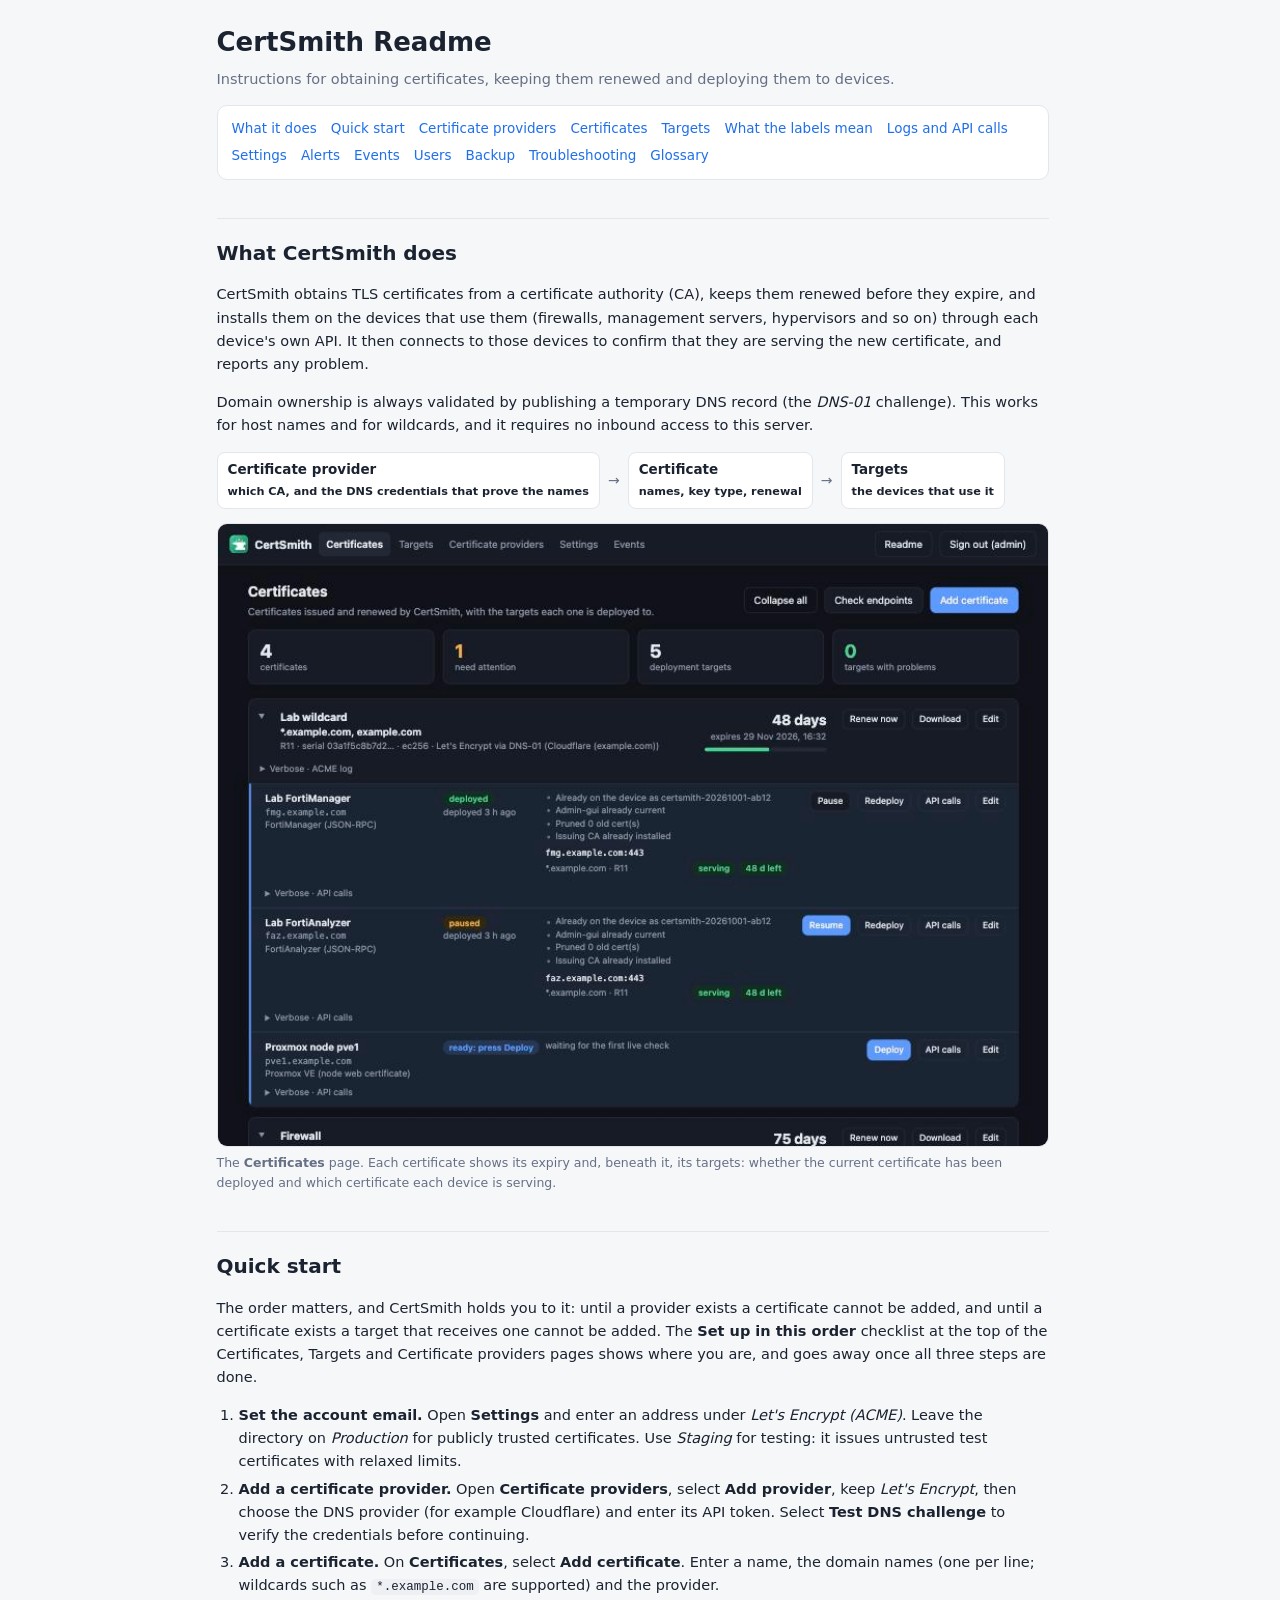
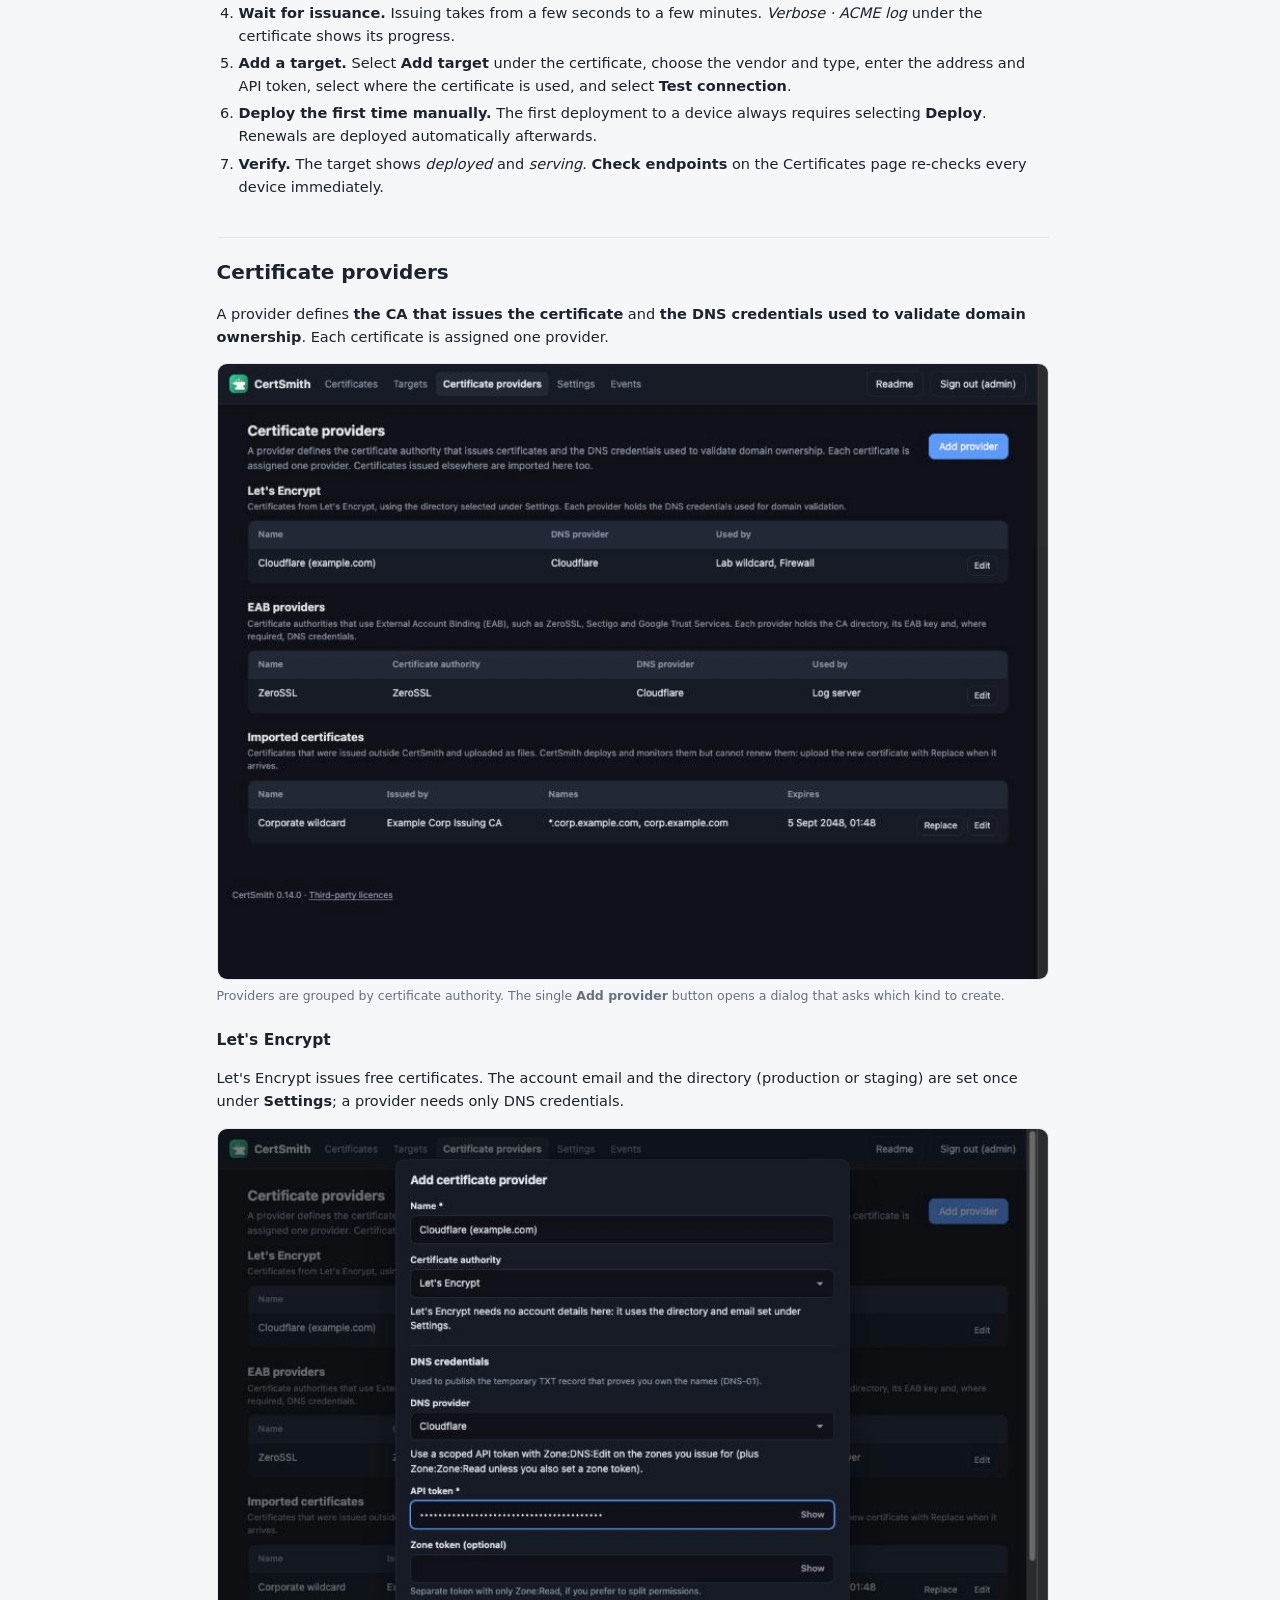
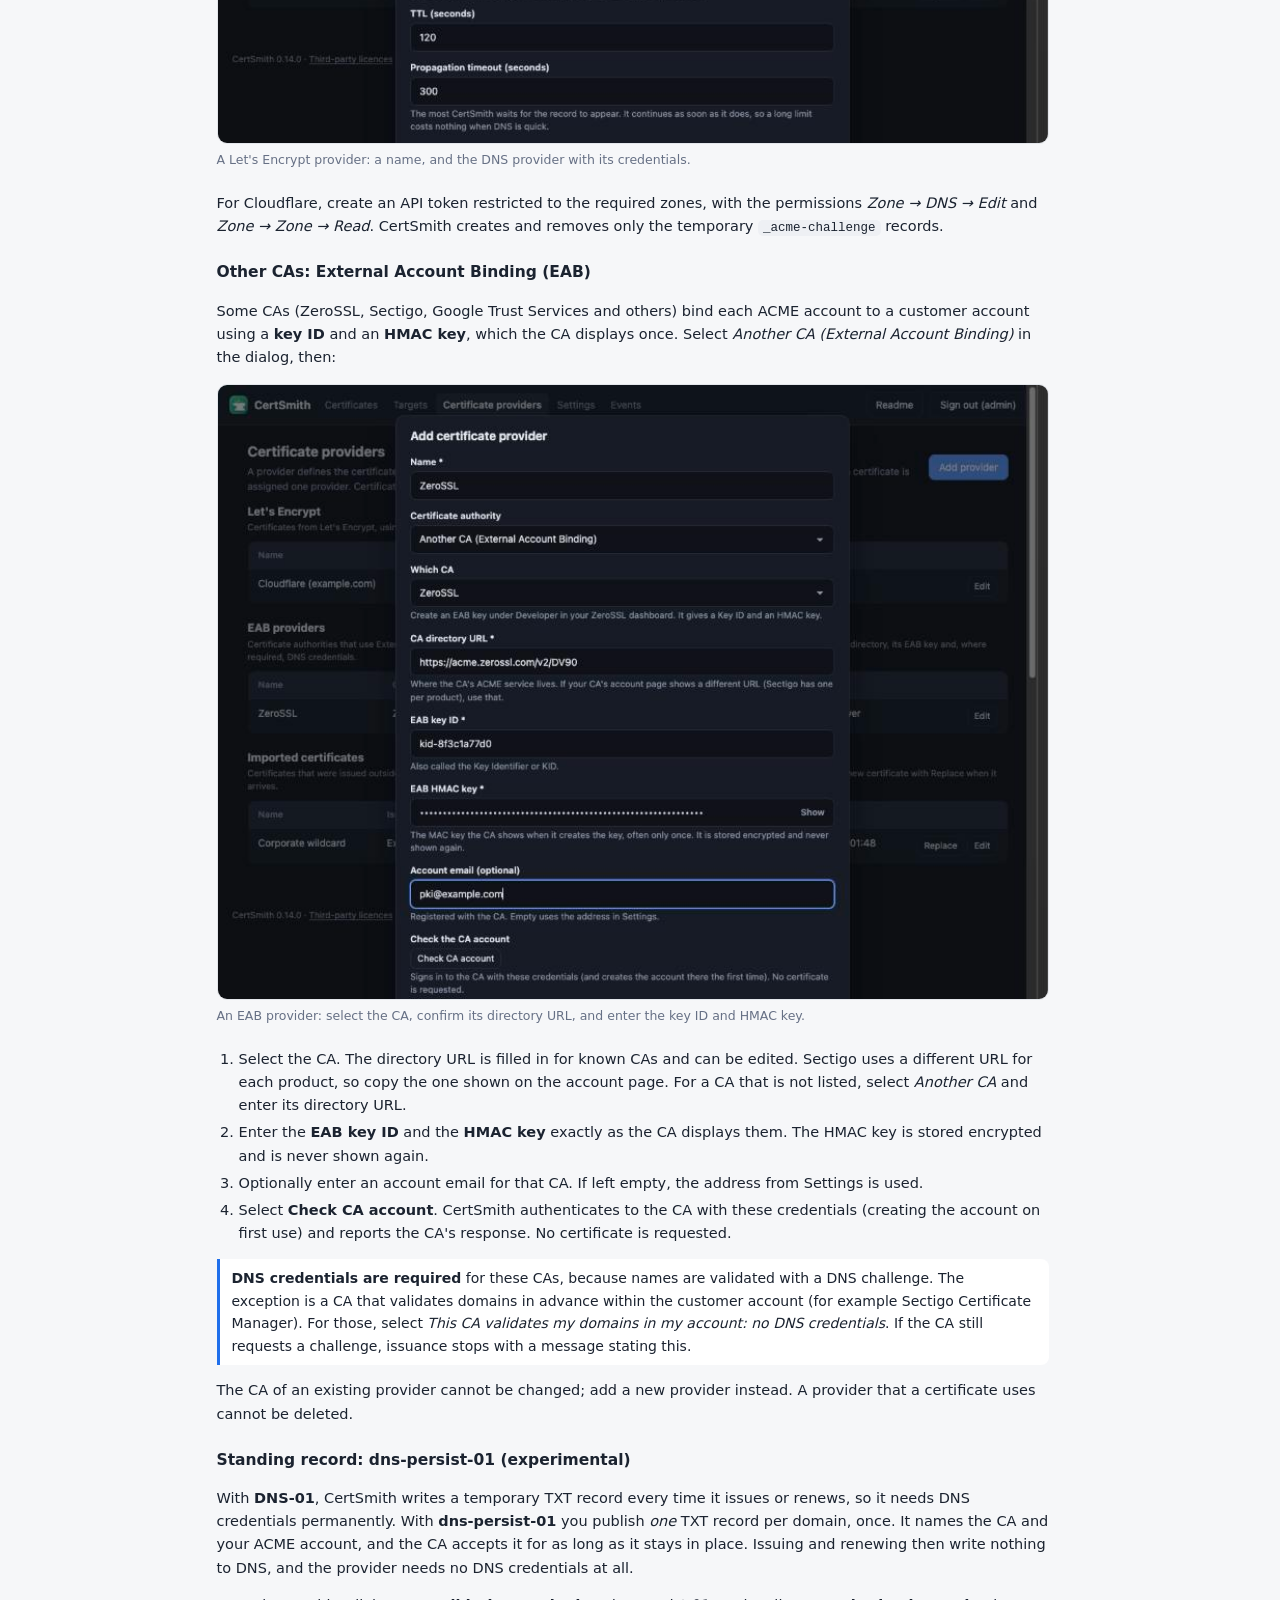
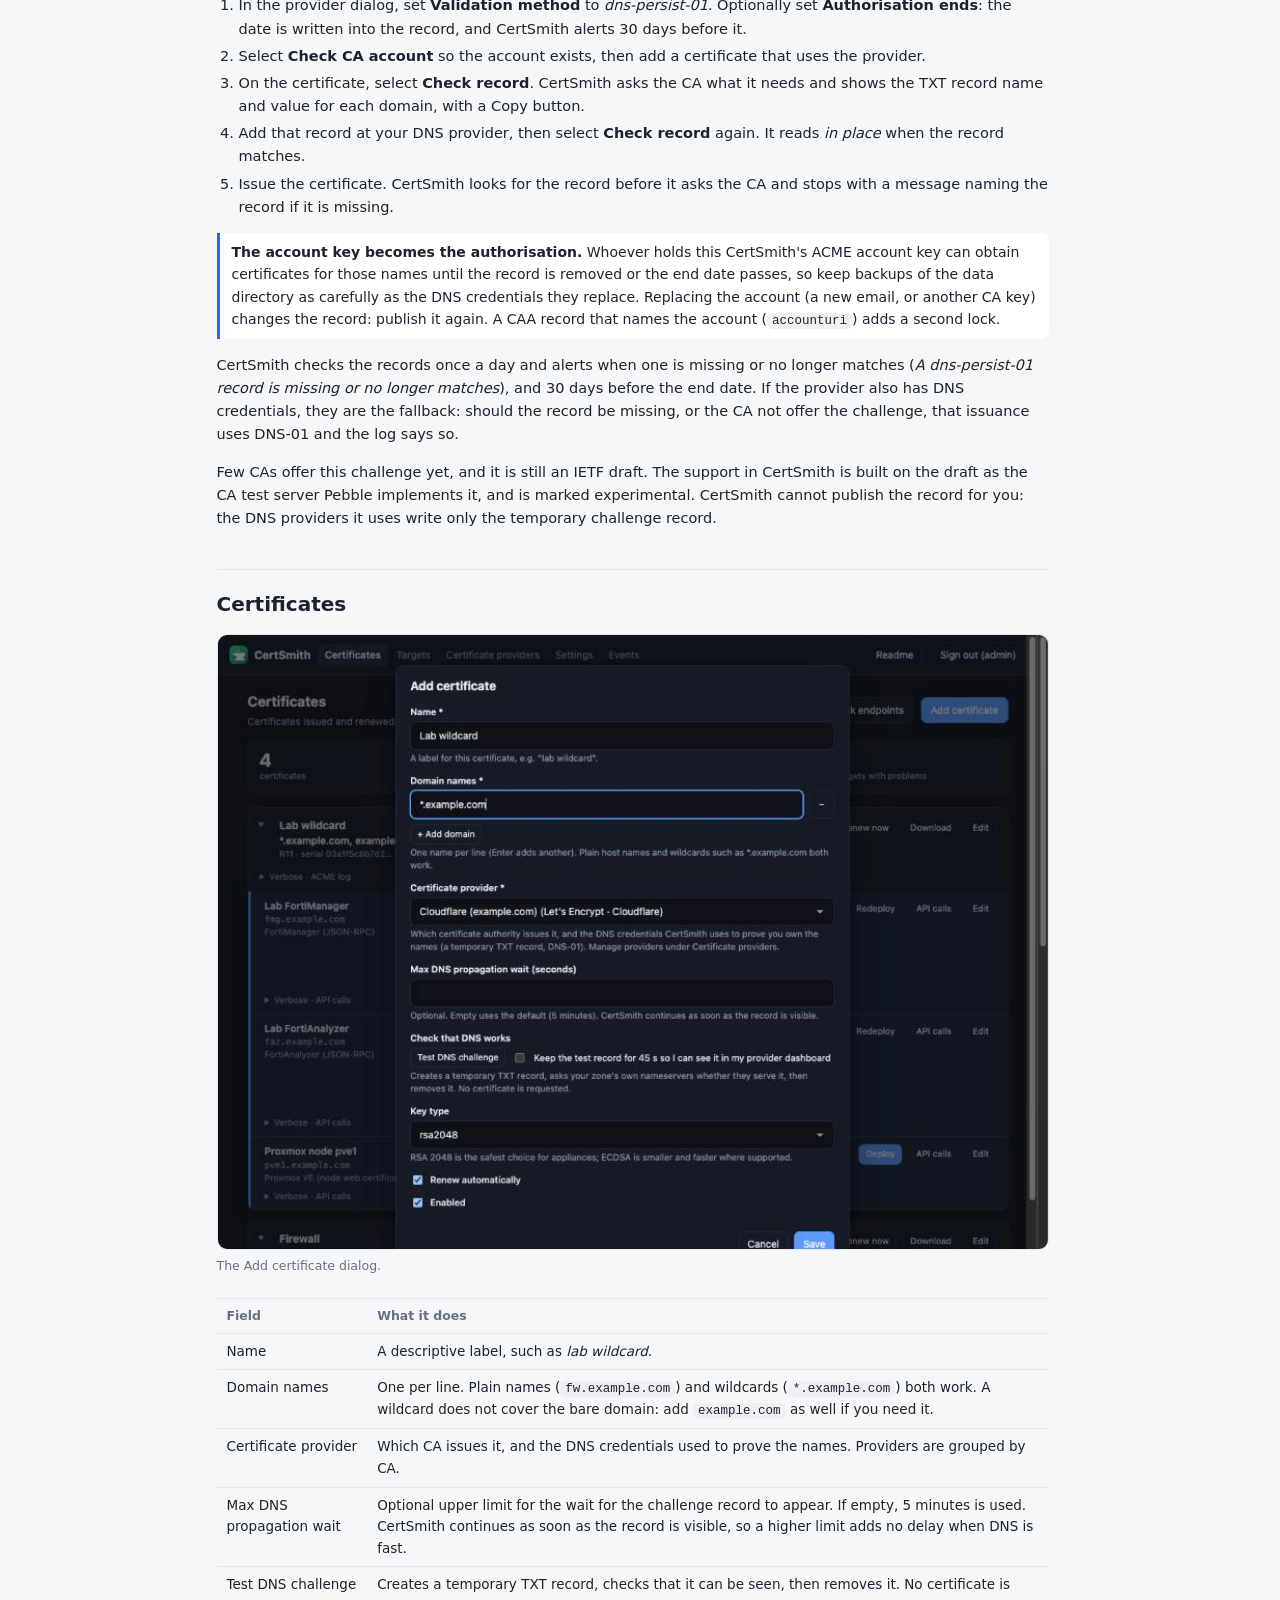
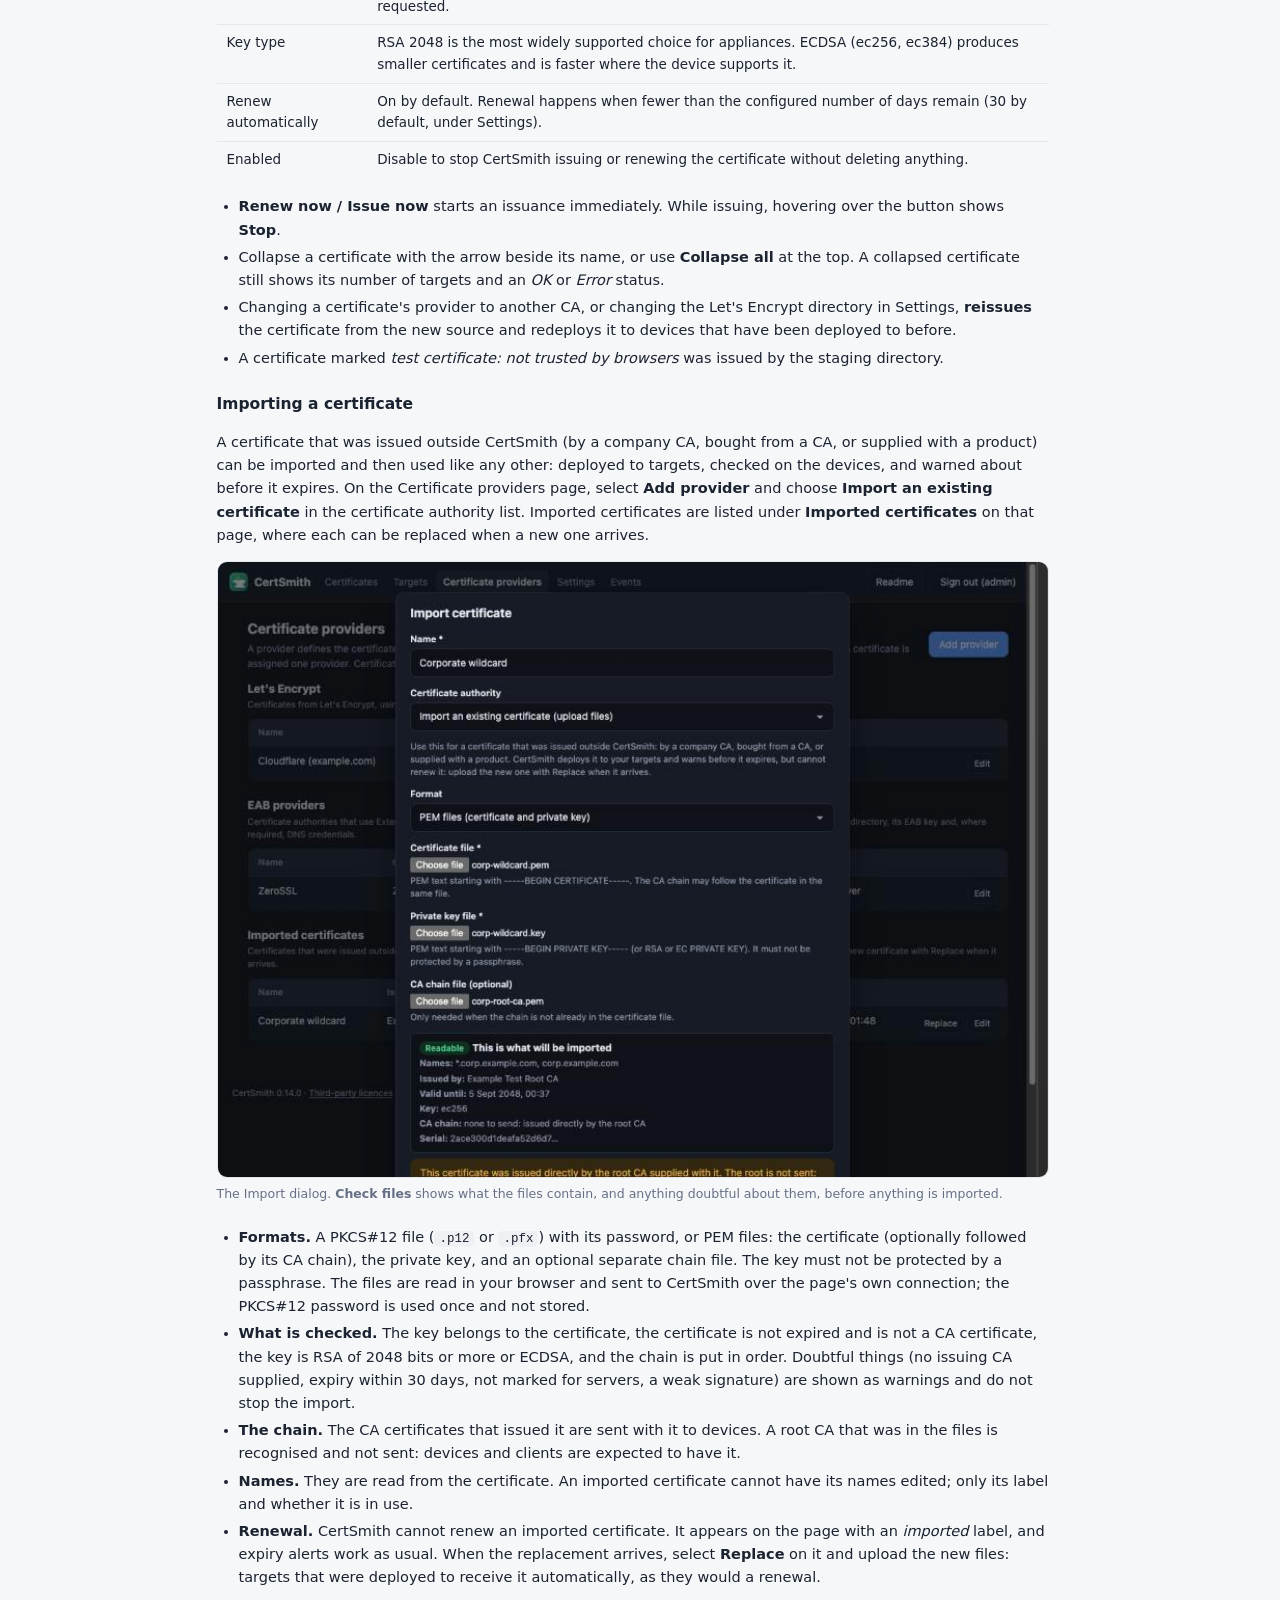
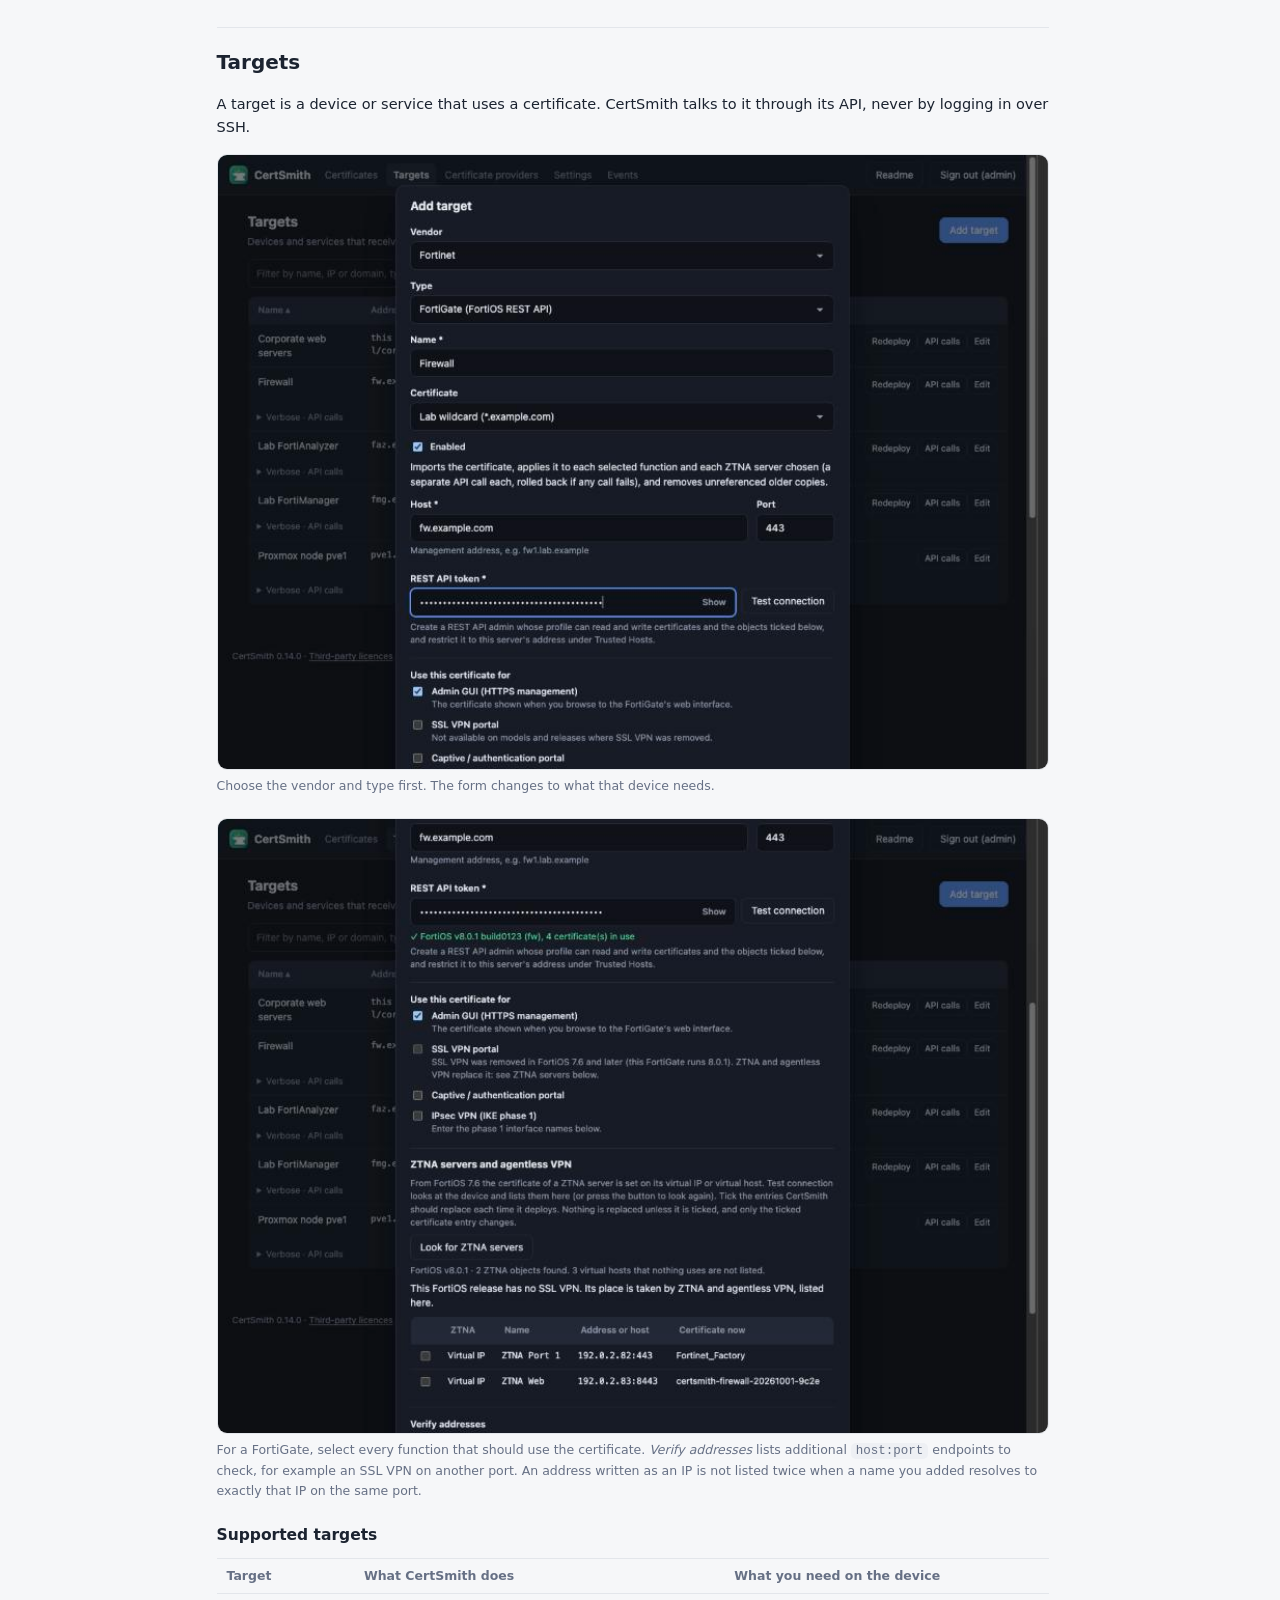
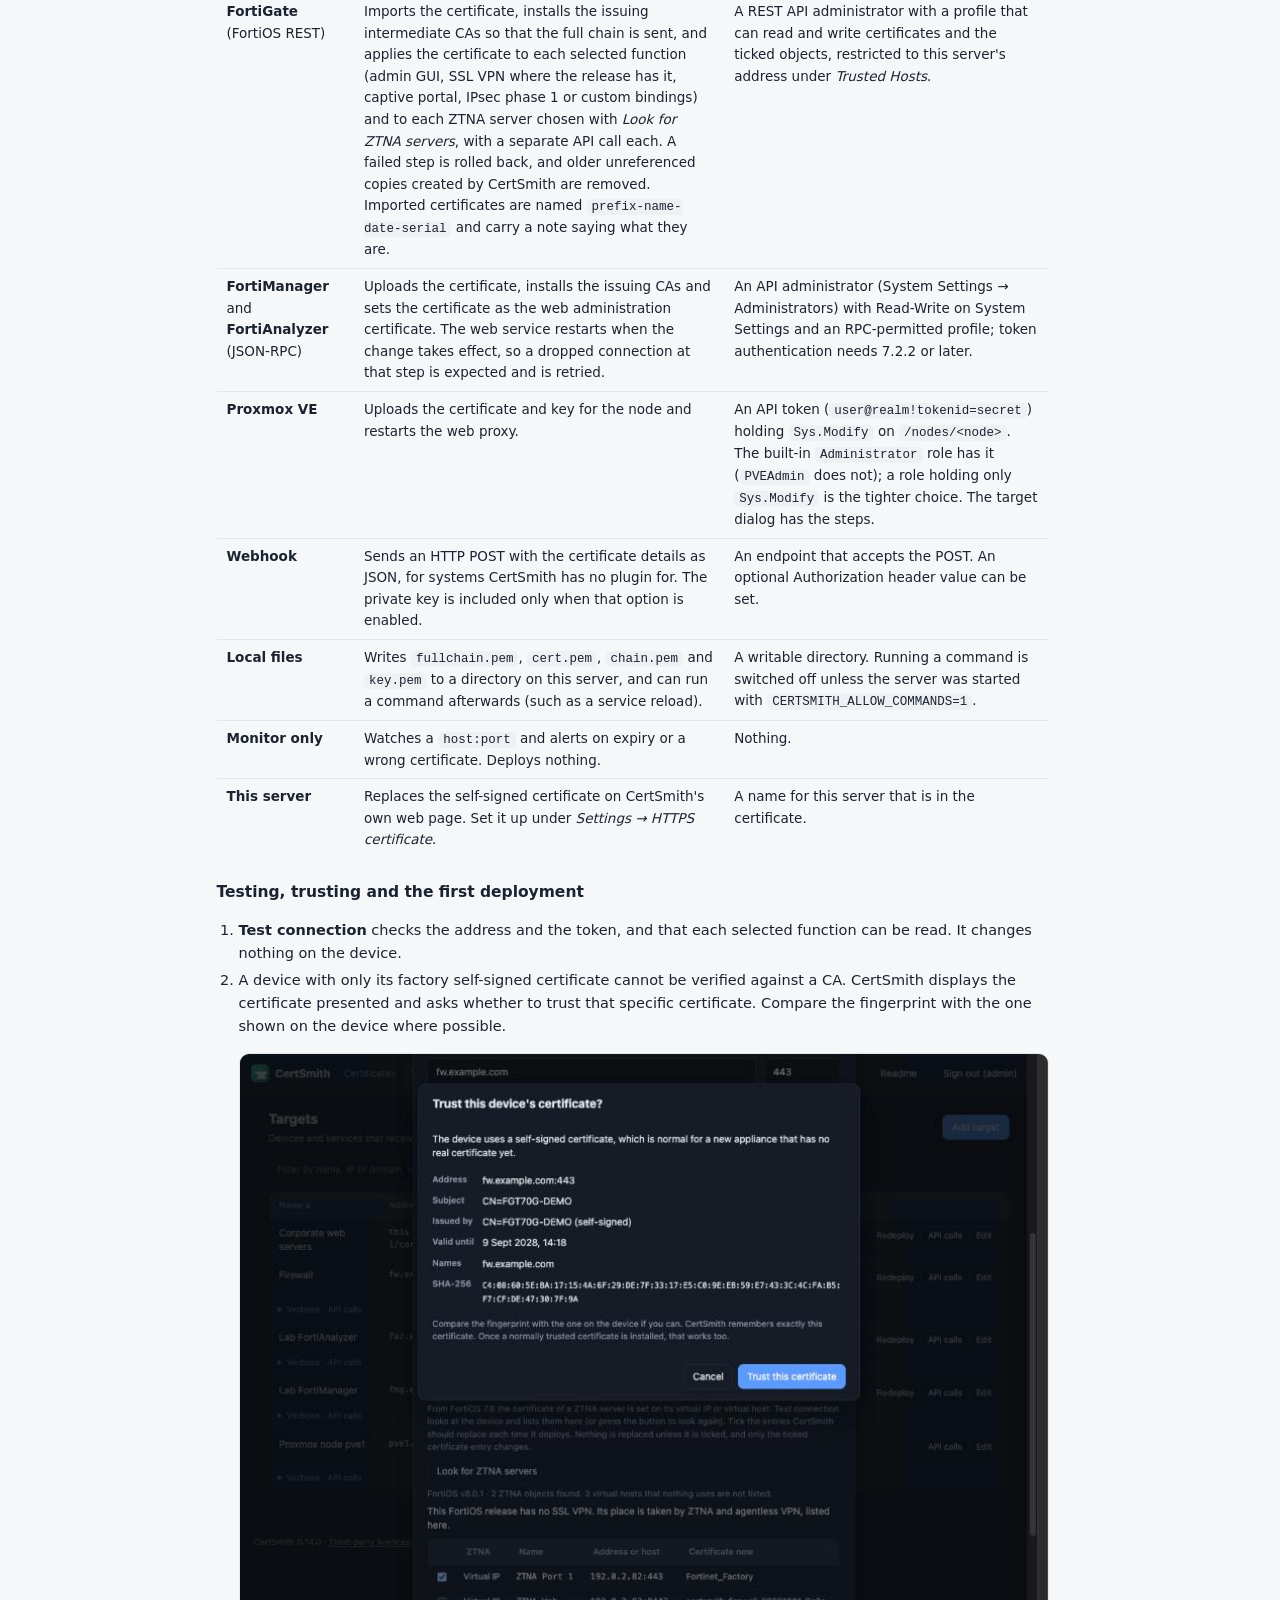
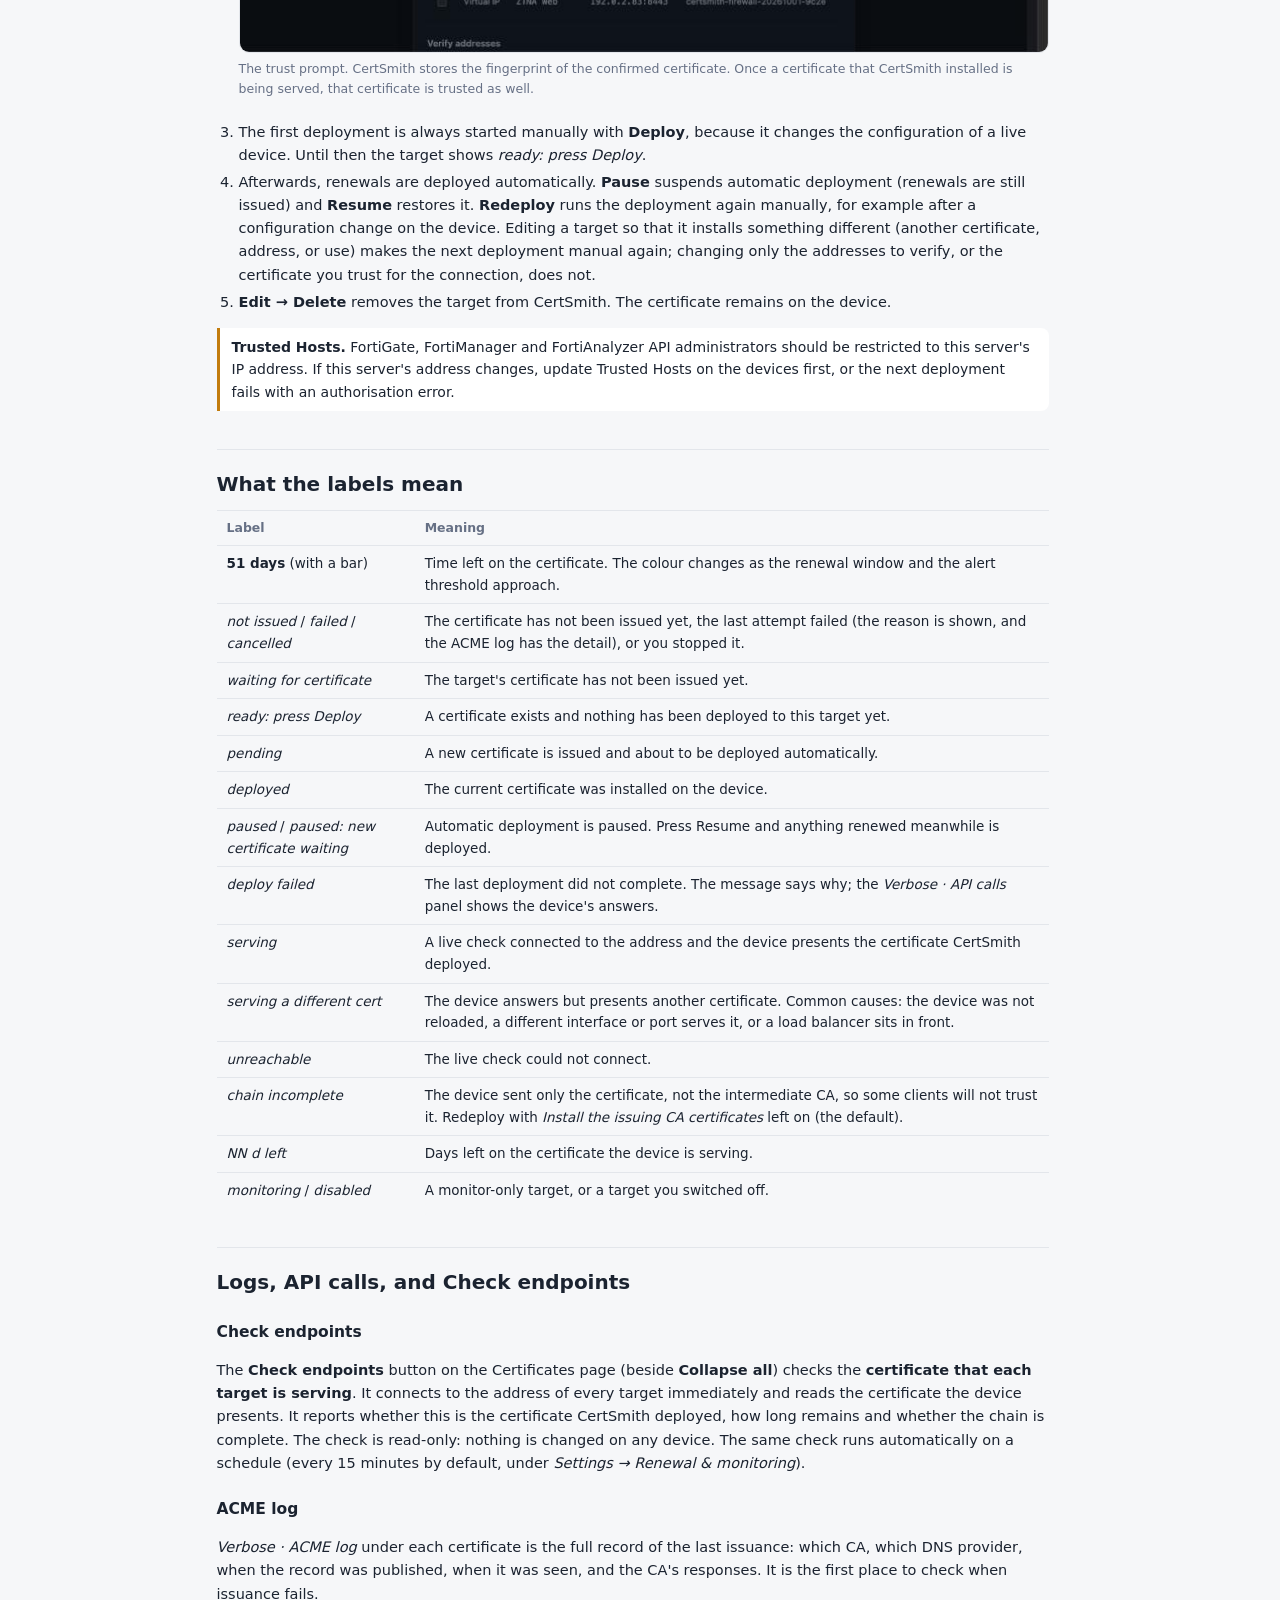
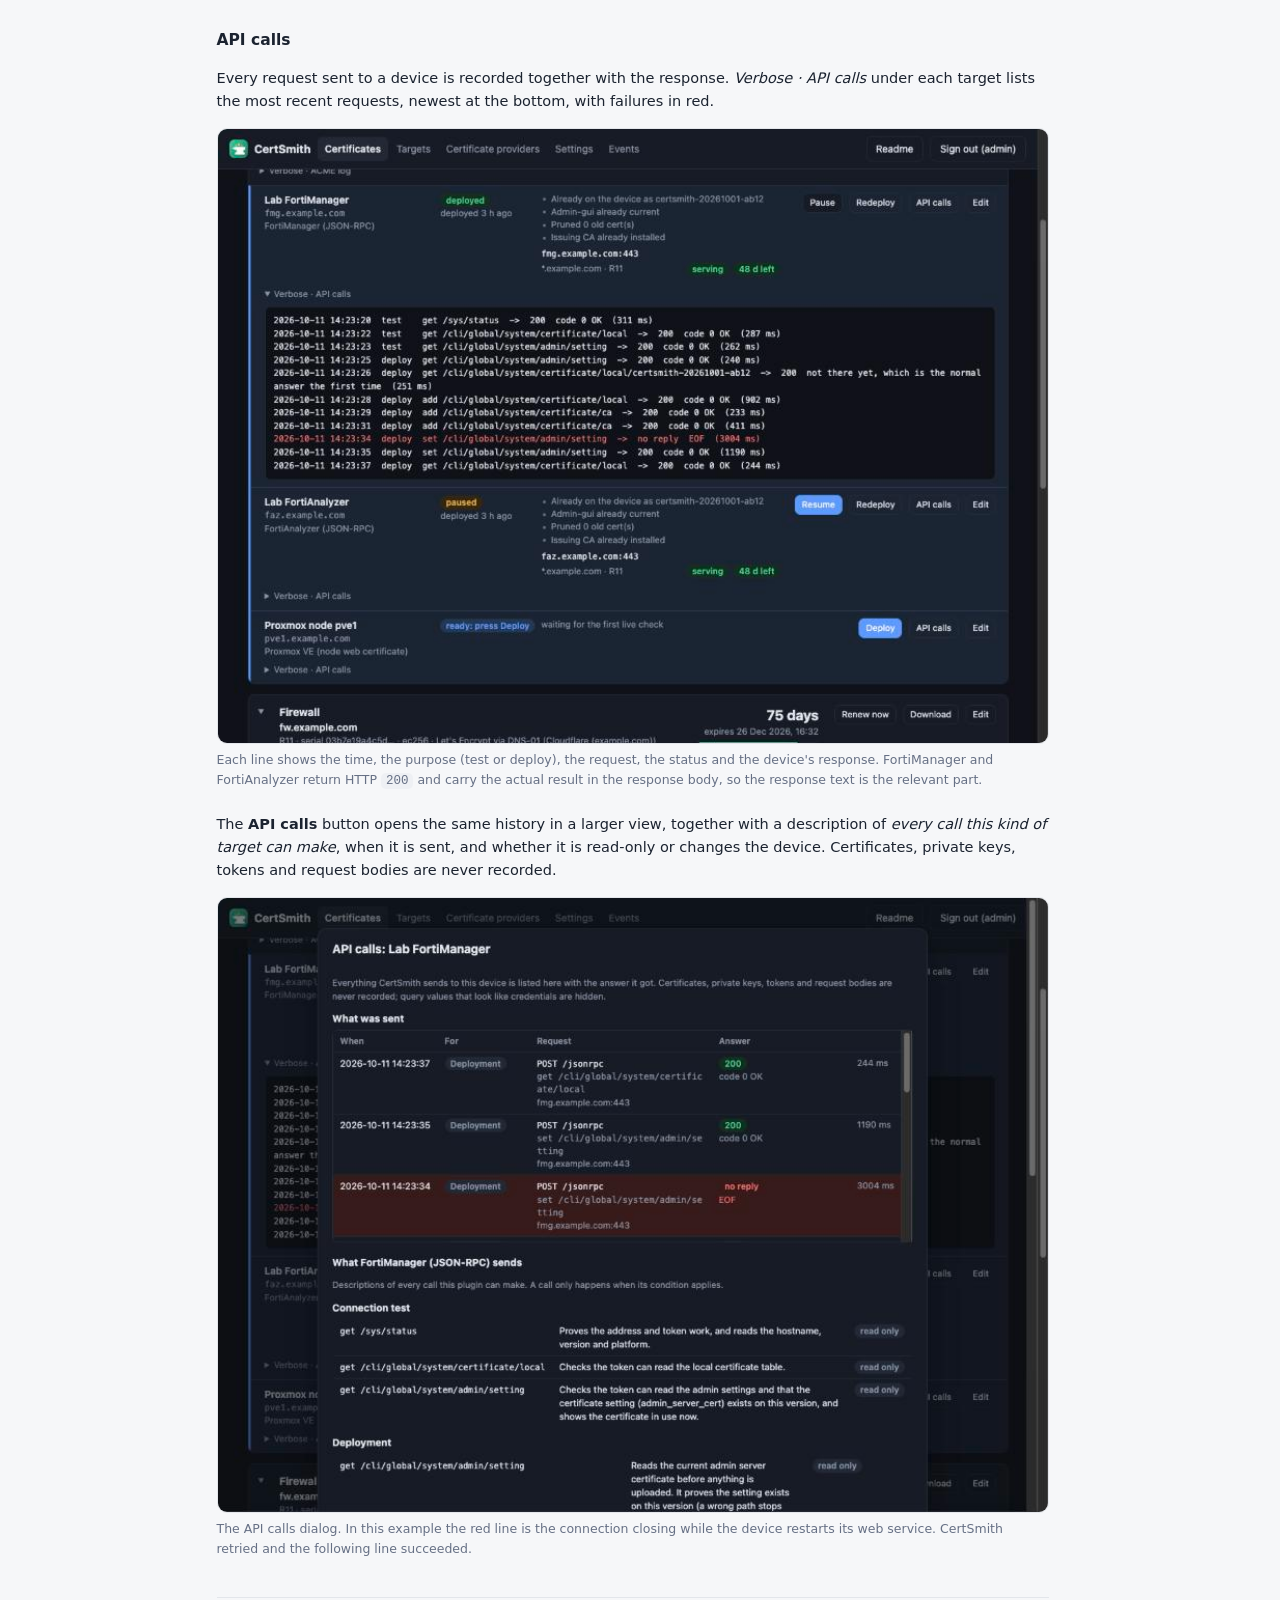
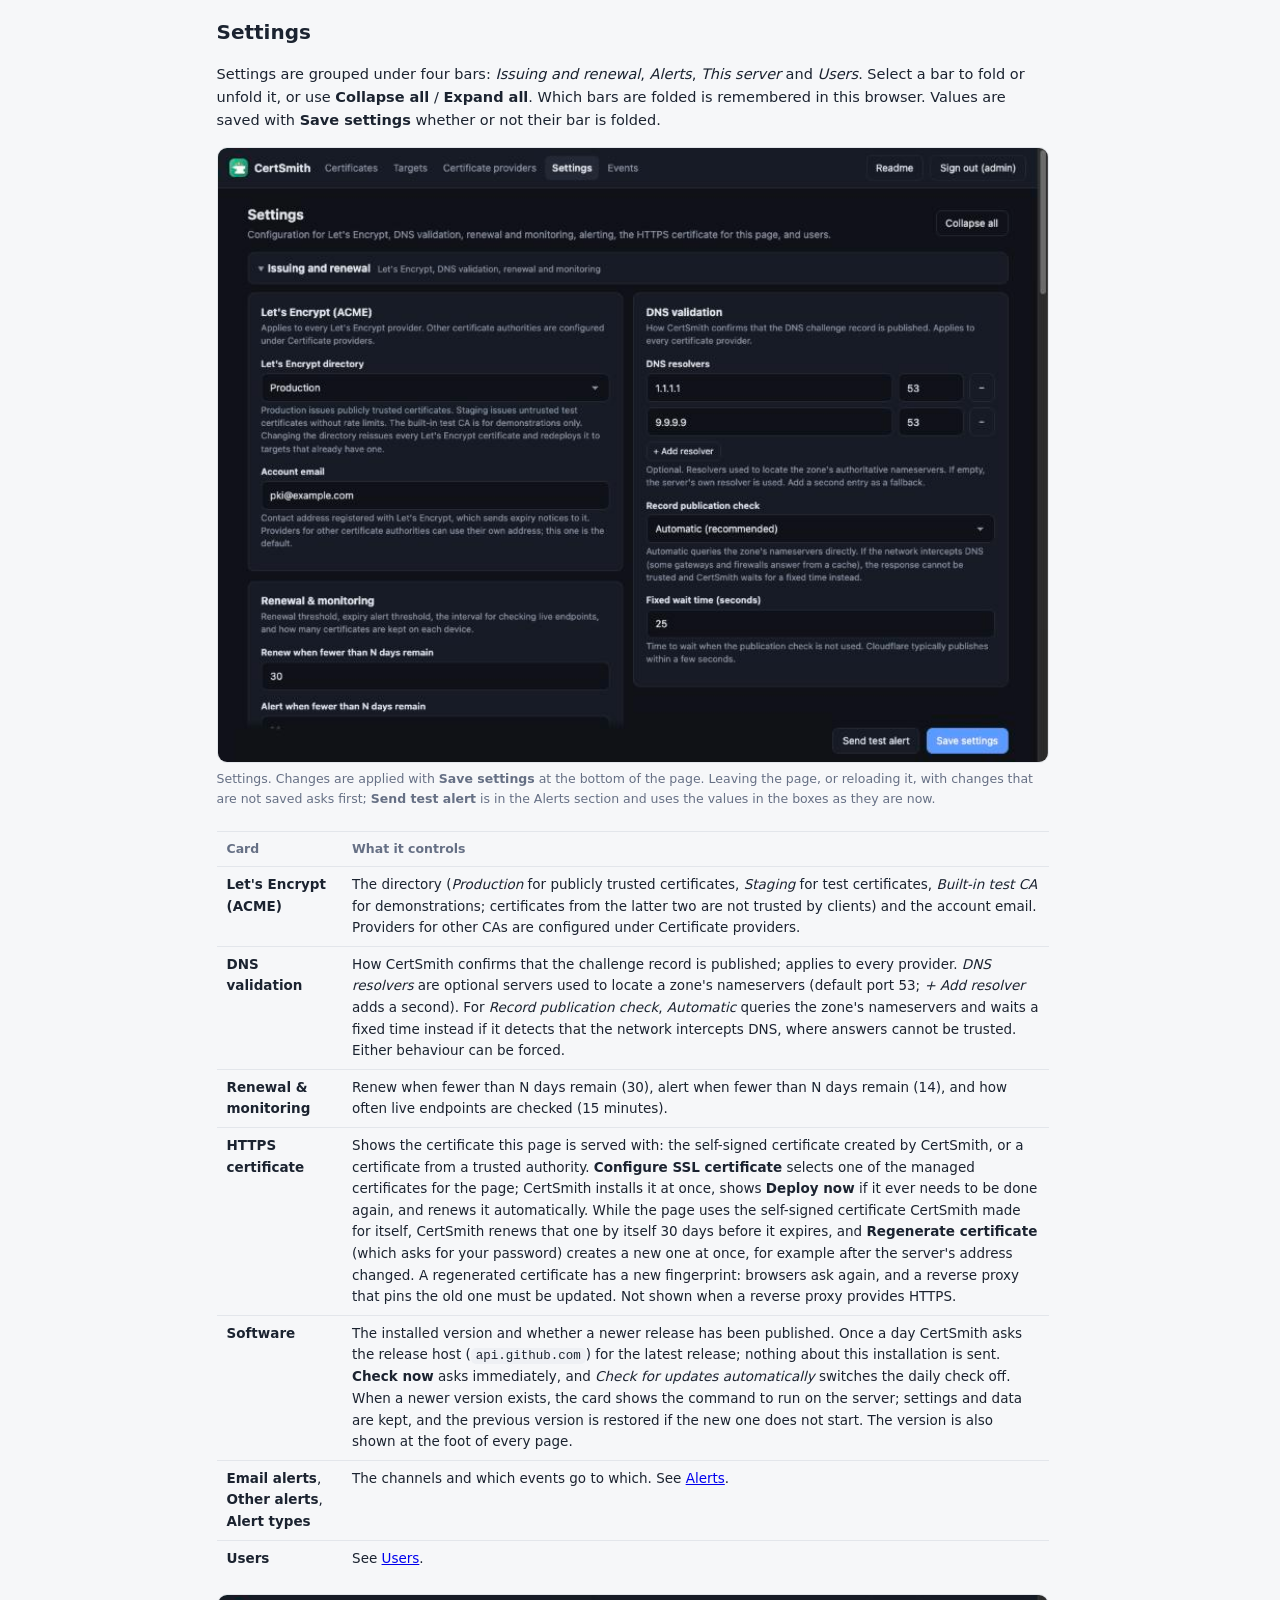
<file: internal/web/static/help.html>
<!doctype html>
<html lang="en">
<head>
<meta charset="utf-8">
<meta name="viewport" content="width=device-width, initial-scale=1">
<title>CertSmith Readme</title>
<link rel="icon" href="favicon.svg">
<link rel="stylesheet" href="style.css">
<script src="theme.js"></script>
</head>
<body>
<main class="doc">

<h1>CertSmith Readme</h1>
<p class="sub">Instructions for obtaining certificates, keeping them renewed and deploying them to devices.</p>

<nav class="toc" aria-label="Contents">
  <a href="#what">What it does</a>
  <a href="#quickstart">Quick start</a>
  <a href="#providers">Certificate providers</a>
  <a href="#certificates">Certificates</a>
  <a href="#targets">Targets</a>
  <a href="#status">What the labels mean</a>
  <a href="#verbose">Logs and API calls</a>
  <a href="#settings">Settings</a>
  <a href="#alerts">Alerts</a>
  <a href="#events">Events</a>
  <a href="#users">Users</a>
  <a href="#backup">Backup</a>
  <a href="#trouble">Troubleshooting</a>
  <a href="#glossary">Glossary</a>
</nav>

<h2 id="what">What CertSmith does</h2>
<p>CertSmith obtains TLS certificates from a certificate authority (CA), keeps them renewed before they expire, and installs them on the devices that use them (firewalls, management servers, hypervisors and so on) through each device's own API. It then connects to those devices to confirm that they are serving the new certificate, and reports any problem.</p>
<p>Domain ownership is always validated by publishing a temporary DNS record (the <em>DNS-01</em> challenge). This works for host names and for wildcards, and it requires no inbound access to this server.</p>

<div class="flow">
  <span class="box">Certificate provider<br><small>which CA, and the DNS credentials that prove the names</small></span><span class="arrow">&rarr;</span>
  <span class="box">Certificate<br><small>names, key type, renewal</small></span><span class="arrow">&rarr;</span>
  <span class="box">Targets<br><small>the devices that use it</small></span>
</div>

<figure>
  <img src="help/overview.jpg" alt="The Certificates page: two certificates, each with the targets that use it">
  <figcaption>The <strong>Certificates</strong> page. Each certificate shows its expiry and, beneath it, its targets: whether the current certificate has been deployed and which certificate each device is serving.</figcaption>
</figure>

<h2 id="quickstart">Quick start</h2>
<p>The order matters, and CertSmith holds you to it: until a provider exists a certificate cannot be added, and until a certificate exists a target that receives one cannot be added. The <strong>Set up in this order</strong> checklist at the top of the Certificates, Targets and Certificate providers pages shows where you are, and goes away once all three steps are done.</p>
<ol>
  <li><strong>Set the account email.</strong> Open <strong>Settings</strong> and enter an address under <em>Let's Encrypt (ACME)</em>. Leave the directory on <em>Production</em> for publicly trusted certificates. Use <em>Staging</em> for testing: it issues untrusted test certificates with relaxed limits.</li>
  <li><strong>Add a certificate provider.</strong> Open <strong>Certificate providers</strong>, select <strong>Add provider</strong>, keep <em>Let's Encrypt</em>, then choose the DNS provider (for example Cloudflare) and enter its API token. Select <strong>Test DNS challenge</strong> to verify the credentials before continuing.</li>
  <li><strong>Add a certificate.</strong> On <strong>Certificates</strong>, select <strong>Add certificate</strong>. Enter a name, the domain names (one per line; wildcards such as <code>*.example.com</code> are supported) and the provider.</li>
  <li><strong>Wait for issuance.</strong> Issuing takes from a few seconds to a few minutes. <em>Verbose &middot; ACME log</em> under the certificate shows its progress.</li>
  <li><strong>Add a target.</strong> Select <strong>Add target</strong> under the certificate, choose the vendor and type, enter the address and API token, select where the certificate is used, and select <strong>Test connection</strong>.</li>
  <li><strong>Deploy the first time manually.</strong> The first deployment to a device always requires selecting <strong>Deploy</strong>. Renewals are deployed automatically afterwards.</li>
  <li><strong>Verify.</strong> The target shows <em>deployed</em> and <em>serving</em>. <strong>Check endpoints</strong> on the Certificates page re-checks every device immediately.</li>
</ol>

<h2 id="providers">Certificate providers</h2>
<p>A provider defines <strong>the CA that issues the certificate</strong> and <strong>the DNS credentials used to validate domain ownership</strong>. Each certificate is assigned one provider.</p>

<figure>
  <img src="help/providers.jpg" alt="The Certificate providers page, split into Let's Encrypt providers, EAB providers and imported certificates">
  <figcaption>Providers are grouped by certificate authority. The single <strong>Add provider</strong> button opens a dialog that asks which kind to create.</figcaption>
</figure>

<h3>Let's Encrypt</h3>
<p>Let's Encrypt issues free certificates. The account email and the directory (production or staging) are set once under <strong>Settings</strong>; a provider needs only DNS credentials.</p>
<figure>
  <img src="help/provider-le.jpg" alt="Add certificate provider dialog with Let's Encrypt selected">
  <figcaption>A Let's Encrypt provider: a name, and the DNS provider with its credentials.</figcaption>
</figure>
<p>For Cloudflare, create an API token restricted to the required zones, with the permissions <em>Zone &rarr; DNS &rarr; Edit</em> and <em>Zone &rarr; Zone &rarr; Read</em>. CertSmith creates and removes only the temporary <code>_acme-challenge</code> records.</p>

<h3>Other CAs: External Account Binding (EAB)</h3>
<p>Some CAs (ZeroSSL, Sectigo, Google Trust Services and others) bind each ACME account to a customer account using a <strong>key ID</strong> and an <strong>HMAC key</strong>, which the CA displays once. Select <em>Another CA (External Account Binding)</em> in the dialog, then:</p>
<figure>
  <img src="help/provider-eab.jpg" alt="Add certificate provider dialog for an EAB certificate authority">
  <figcaption>An EAB provider: select the CA, confirm its directory URL, and enter the key ID and HMAC key.</figcaption>
</figure>
<ol>
  <li>Select the CA. The directory URL is filled in for known CAs and can be edited. Sectigo uses a different URL for each product, so copy the one shown on the account page. For a CA that is not listed, select <em>Another CA</em> and enter its directory URL.</li>
  <li>Enter the <strong>EAB key ID</strong> and the <strong>HMAC key</strong> exactly as the CA displays them. The HMAC key is stored encrypted and is never shown again.</li>
  <li>Optionally enter an account email for that CA. If left empty, the address from Settings is used.</li>
  <li>Select <strong>Check CA account</strong>. CertSmith authenticates to the CA with these credentials (creating the account on first use) and reports the CA's response. No certificate is requested.</li>
</ol>
<div class="note"><strong>DNS credentials are required</strong> for these CAs, because names are validated with a DNS challenge. The exception is a CA that validates domains in advance within the customer account (for example Sectigo Certificate Manager). For those, select <em>This CA validates my domains in my account: no DNS credentials</em>. If the CA still requests a challenge, issuance stops with a message stating this.</div>
<p>The CA of an existing provider cannot be changed; add a new provider instead. A provider that a certificate uses cannot be deleted.</p>

<h3 id="persist">Standing record: dns-persist-01 (experimental)</h3>
<p>With <strong>DNS-01</strong>, CertSmith writes a temporary TXT record every time it issues or renews, so it needs DNS credentials permanently. With <strong>dns-persist-01</strong> you publish <em>one</em> TXT record per domain, once. It names the CA and your ACME account, and the CA accepts it for as long as it stays in place. Issuing and renewing then write nothing to DNS, and the provider needs no DNS credentials at all.</p>
<ol>
  <li>In the provider dialog, set <strong>Validation method</strong> to <em>dns-persist-01</em>. Optionally set <strong>Authorisation ends</strong>: the date is written into the record, and CertSmith alerts 30 days before it.</li>
  <li>Select <strong>Check CA account</strong> so the account exists, then add a certificate that uses the provider.</li>
  <li>On the certificate, select <strong>Check record</strong>. CertSmith asks the CA what it needs and shows the TXT record name and value for each domain, with a Copy button.</li>
  <li>Add that record at your DNS provider, then select <strong>Check record</strong> again. It reads <em>in place</em> when the record matches.</li>
  <li>Issue the certificate. CertSmith looks for the record before it asks the CA and stops with a message naming the record if it is missing.</li>
</ol>
<div class="note"><strong>The account key becomes the authorisation.</strong> Whoever holds this CertSmith's ACME account key can obtain certificates for those names until the record is removed or the end date passes, so keep backups of the data directory as carefully as the DNS credentials they replace. Replacing the account (a new email, or another CA key) changes the record: publish it again. A CAA record that names the account (<code>accounturi</code>) adds a second lock.</div>
<p>CertSmith checks the records once a day and alerts when one is missing or no longer matches (<em>A dns-persist-01 record is missing or no longer matches</em>), and 30 days before the end date. If the provider also has DNS credentials, they are the fallback: should the record be missing, or the CA not offer the challenge, that issuance uses DNS-01 and the log says so.</p>
<p>Few CAs offer this challenge yet, and it is still an IETF draft. The support in CertSmith is built on the draft as the CA test server Pebble implements it, and is marked experimental. CertSmith cannot publish the record for you: the DNS providers it uses write only the temporary challenge record.</p>

<h2 id="certificates">Certificates</h2>
<figure>
  <img src="help/cert-add.jpg" alt="Add certificate dialog">
  <figcaption>The Add certificate dialog.</figcaption>
</figure>
<table class="ref">
  <tr><th>Field</th><th>What it does</th></tr>
  <tr><td>Name</td><td>A descriptive label, such as <em>lab wildcard</em>.</td></tr>
  <tr><td>Domain names</td><td>One per line. Plain names (<code>fw.example.com</code>) and wildcards (<code>*.example.com</code>) both work. A wildcard does not cover the bare domain: add <code>example.com</code> as well if you need it.</td></tr>
  <tr><td>Certificate provider</td><td>Which CA issues it, and the DNS credentials used to prove the names. Providers are grouped by CA.</td></tr>
  <tr><td>Max DNS propagation wait</td><td>Optional upper limit for the wait for the challenge record to appear. If empty, 5 minutes is used. CertSmith continues as soon as the record is visible, so a higher limit adds no delay when DNS is fast.</td></tr>
  <tr><td>Test DNS challenge</td><td>Creates a temporary TXT record, checks that it can be seen, then removes it. No certificate is requested.</td></tr>
  <tr><td>Key type</td><td>RSA 2048 is the most widely supported choice for appliances. ECDSA (ec256, ec384) produces smaller certificates and is faster where the device supports it.</td></tr>
  <tr><td>Renew automatically</td><td>On by default. Renewal happens when fewer than the configured number of days remain (30 by default, under Settings).</td></tr>
  <tr><td>Enabled</td><td>Disable to stop CertSmith issuing or renewing the certificate without deleting anything.</td></tr>
</table>
<ul>
  <li><strong>Renew now / Issue now</strong> starts an issuance immediately. While issuing, hovering over the button shows <strong>Stop</strong>.</li>
  <li>Collapse a certificate with the arrow beside its name, or use <strong>Collapse all</strong> at the top. A collapsed certificate still shows its number of targets and an <em>OK</em> or <em>Error</em> status.</li>
  <li>Changing a certificate's provider to another CA, or changing the Let's Encrypt directory in Settings, <strong>reissues</strong> the certificate from the new source and redeploys it to devices that have been deployed to before.</li>
  <li>A certificate marked <em>test certificate: not trusted by browsers</em> was issued by the staging directory.</li>
</ul>

<h3>Importing a certificate</h3>
<p>A certificate that was issued outside CertSmith (by a company CA, bought from a CA, or supplied with a product) can be imported and then used like any other: deployed to targets, checked on the devices, and warned about before it expires. On the Certificate providers page, select <strong>Add provider</strong> and choose <strong>Import an existing certificate</strong> in the certificate authority list. Imported certificates are listed under <strong>Imported certificates</strong> on that page, where each can be replaced when a new one arrives.</p>
<figure>
  <img src="help/import.jpg" alt="The Import certificate dialog: a PEM certificate, key and chain chosen, and a summary of what they contain">
  <figcaption>The Import dialog. <strong>Check files</strong> shows what the files contain, and anything doubtful about them, before anything is imported.</figcaption>
</figure>
<ul>
  <li><strong>Formats.</strong> A PKCS#12 file (<code>.p12</code> or <code>.pfx</code>) with its password, or PEM files: the certificate (optionally followed by its CA chain), the private key, and an optional separate chain file. The key must not be protected by a passphrase. The files are read in your browser and sent to CertSmith over the page's own connection; the PKCS#12 password is used once and not stored.</li>
  <li><strong>What is checked.</strong> The key belongs to the certificate, the certificate is not expired and is not a CA certificate, the key is RSA of 2048 bits or more or ECDSA, and the chain is put in order. Doubtful things (no issuing CA supplied, expiry within 30 days, not marked for servers, a weak signature) are shown as warnings and do not stop the import.</li>
  <li><strong>The chain.</strong> The CA certificates that issued it are sent with it to devices. A root CA that was in the files is recognised and not sent: devices and clients are expected to have it.</li>
  <li><strong>Names.</strong> They are read from the certificate. An imported certificate cannot have its names edited; only its label and whether it is in use.</li>
  <li><strong>Renewal.</strong> CertSmith cannot renew an imported certificate. It appears on the page with an <em>imported</em> label, and expiry alerts work as usual. When the replacement arrives, select <strong>Replace</strong> on it and upload the new files: targets that were deployed to receive it automatically, as they would a renewal.</li>
</ul>

<h2 id="targets">Targets</h2>
<p>A target is a device or service that uses a certificate. CertSmith talks to it through its API, never by logging in over SSH.</p>

<figure>
  <img src="help/target-add.jpg" alt="Add target dialog for a FortiGate">
  <figcaption>Choose the vendor and type first. The form changes to what that device needs.</figcaption>
</figure>
<figure>
  <img src="help/target-places.jpg" alt="FortiGate target: tick boxes for where the certificate is used">
  <figcaption>For a FortiGate, select every function that should use the certificate. <em>Verify addresses</em> lists additional <code>host:port</code> endpoints to check, for example an SSL VPN on another port. An address written as an IP is not listed twice when a name you added resolves to exactly that IP on the same port.</figcaption>
</figure>

<h3>Supported targets</h3>
<table class="ref">
  <tr><th>Target</th><th>What CertSmith does</th><th>What you need on the device</th></tr>
  <tr><td><strong>FortiGate</strong> (FortiOS REST)</td><td>Imports the certificate, installs the issuing intermediate CAs so that the full chain is sent, and applies the certificate to each selected function (admin GUI, SSL VPN where the release has it, captive portal, IPsec phase 1 or custom bindings) and to each ZTNA server chosen with <em>Look for ZTNA servers</em>, with a separate API call each. A failed step is rolled back, and older unreferenced copies created by CertSmith are removed. Imported certificates are named <code>prefix-name-date-serial</code> and carry a note saying what they are.</td><td>A REST API administrator with a profile that can read and write certificates and the ticked objects, restricted to this server's address under <em>Trusted Hosts</em>.</td></tr>
  <tr><td><strong>FortiManager</strong> and <strong>FortiAnalyzer</strong> (JSON-RPC)</td><td>Uploads the certificate, installs the issuing CAs and sets the certificate as the web administration certificate. The web service restarts when the change takes effect, so a dropped connection at that step is expected and is retried.</td><td>An API administrator (System Settings &rarr; Administrators) with Read-Write on System Settings and an RPC-permitted profile; token authentication needs 7.2.2 or later.</td></tr>
  <tr><td><strong>Proxmox VE</strong></td><td>Uploads the certificate and key for the node and restarts the web proxy.</td><td>An API token (<code>user@realm!tokenid=secret</code>) holding <code>Sys.Modify</code> on <code>/nodes/&lt;node&gt;</code>. The built-in <code>Administrator</code> role has it (<code>PVEAdmin</code> does not); a role holding only <code>Sys.Modify</code> is the tighter choice. The target dialog has the steps.</td></tr>
  <tr><td><strong>Webhook</strong></td><td>Sends an HTTP POST with the certificate details as JSON, for systems CertSmith has no plugin for. The private key is included only when that option is enabled.</td><td>An endpoint that accepts the POST. An optional Authorization header value can be set.</td></tr>
  <tr><td><strong>Local files</strong></td><td>Writes <code>fullchain.pem</code>, <code>cert.pem</code>, <code>chain.pem</code> and <code>key.pem</code> to a directory on this server, and can run a command afterwards (such as a service reload).</td><td>A writable directory. Running a command is switched off unless the server was started with <code>CERTSMITH_ALLOW_COMMANDS=1</code>.</td></tr>
  <tr><td><strong>Monitor only</strong></td><td>Watches a <code>host:port</code> and alerts on expiry or a wrong certificate. Deploys nothing.</td><td>Nothing.</td></tr>
  <tr><td><strong>This server</strong></td><td>Replaces the self-signed certificate on CertSmith's own web page. Set it up under <em>Settings &rarr; HTTPS certificate</em>.</td><td>A name for this server that is in the certificate.</td></tr>
</table>

<h3>Testing, trusting and the first deployment</h3>
<ol>
  <li><strong>Test connection</strong> checks the address and the token, and that each selected function can be read. It changes nothing on the device.</li>
  <li>A device with only its factory self-signed certificate cannot be verified against a CA. CertSmith displays the certificate presented and asks whether to trust that specific certificate. Compare the fingerprint with the one shown on the device where possible.
    <figure><img src="help/trust.jpg" alt="Trust this device's certificate? dialog"><figcaption>The trust prompt. CertSmith stores the fingerprint of the confirmed certificate. Once a certificate that CertSmith installed is being served, that certificate is trusted as well.</figcaption></figure>
  </li>
  <li>The first deployment is always started manually with <strong>Deploy</strong>, because it changes the configuration of a live device. Until then the target shows <em>ready: press Deploy</em>.</li>
  <li>Afterwards, renewals are deployed automatically. <strong>Pause</strong> suspends automatic deployment (renewals are still issued) and <strong>Resume</strong> restores it. <strong>Redeploy</strong> runs the deployment again manually, for example after a configuration change on the device. Editing a target so that it installs something different (another certificate, address, or use) makes the next deployment manual again; changing only the addresses to verify, or the certificate you trust for the connection, does not.</li>
  <li><strong>Edit &rarr; Delete</strong> removes the target from CertSmith. The certificate remains on the device.</li>
</ol>
<div class="note warn"><strong>Trusted Hosts.</strong> FortiGate, FortiManager and FortiAnalyzer API administrators should be restricted to this server's IP address. If this server's address changes, update Trusted Hosts on the devices first, or the next deployment fails with an authorisation error.</div>

<h2 id="status">What the labels mean</h2>
<table class="ref">
  <tr><th>Label</th><th>Meaning</th></tr>
  <tr><td><strong>51 days</strong> (with a bar)</td><td>Time left on the certificate. The colour changes as the renewal window and the alert threshold approach.</td></tr>
  <tr><td><em>not issued</em> / <em>failed</em> / <em>cancelled</em></td><td>The certificate has not been issued yet, the last attempt failed (the reason is shown, and the ACME log has the detail), or you stopped it.</td></tr>
  <tr><td><em>waiting for certificate</em></td><td>The target's certificate has not been issued yet.</td></tr>
  <tr><td><em>ready: press Deploy</em></td><td>A certificate exists and nothing has been deployed to this target yet.</td></tr>
  <tr><td><em>pending</em></td><td>A new certificate is issued and about to be deployed automatically.</td></tr>
  <tr><td><em>deployed</em></td><td>The current certificate was installed on the device.</td></tr>
  <tr><td><em>paused</em> / <em>paused: new certificate waiting</em></td><td>Automatic deployment is paused. Press Resume and anything renewed meanwhile is deployed.</td></tr>
  <tr><td><em>deploy failed</em></td><td>The last deployment did not complete. The message says why; the <em>Verbose &middot; API calls</em> panel shows the device's answers.</td></tr>
  <tr><td><em>serving</em></td><td>A live check connected to the address and the device presents the certificate CertSmith deployed.</td></tr>
  <tr><td><em>serving a different cert</em></td><td>The device answers but presents another certificate. Common causes: the device was not reloaded, a different interface or port serves it, or a load balancer sits in front.</td></tr>
  <tr><td><em>unreachable</em></td><td>The live check could not connect.</td></tr>
  <tr><td><em>chain incomplete</em></td><td>The device sent only the certificate, not the intermediate CA, so some clients will not trust it. Redeploy with <em>Install the issuing CA certificates</em> left on (the default).</td></tr>
  <tr><td><em>NN d left</em></td><td>Days left on the certificate the device is serving.</td></tr>
  <tr><td><em>monitoring</em> / <em>disabled</em></td><td>A monitor-only target, or a target you switched off.</td></tr>
</table>

<h2 id="verbose">Logs, API calls, and Check endpoints</h2>
<h3>Check endpoints</h3>
<p>The <strong>Check endpoints</strong> button on the Certificates page (beside <strong>Collapse all</strong>) checks the <strong>certificate that each target is serving</strong>. It connects to the address of every target immediately and reads the certificate the device presents. It reports whether this is the certificate CertSmith deployed, how long remains and whether the chain is complete. The check is read-only: nothing is changed on any device. The same check runs automatically on a schedule (every 15 minutes by default, under <em>Settings &rarr; Renewal &amp; monitoring</em>).</p>

<h3>ACME log</h3>
<p><em>Verbose &middot; ACME log</em> under each certificate is the full record of the last issuance: which CA, which DNS provider, when the record was published, when it was seen, and the CA's responses. It is the first place to check when issuance fails.</p>

<h3>API calls</h3>
<p>Every request sent to a device is recorded together with the response. <em>Verbose &middot; API calls</em> under each target lists the most recent requests, newest at the bottom, with failures in red.</p>
<figure>
  <img src="help/verbose.jpg" alt="The Verbose API calls panel under a target, listing each request and its answer">
  <figcaption>Each line shows the time, the purpose (test or deploy), the request, the status and the device's response. FortiManager and FortiAnalyzer return HTTP <code>200</code> and carry the actual result in the response body, so the response text is the relevant part.</figcaption>
</figure>
<p>The <strong>API calls</strong> button opens the same history in a larger view, together with a description of <em>every call this kind of target can make</em>, when it is sent, and whether it is read-only or changes the device. Certificates, private keys, tokens and request bodies are never recorded.</p>
<figure>
  <img src="help/api-calls.jpg" alt="The API calls dialog: what was sent, and what the plugin sends">
  <figcaption>The API calls dialog. In this example the red line is the connection closing while the device restarts its web service. CertSmith retried and the following line succeeded.</figcaption>
</figure>

<h2 id="settings">Settings</h2>
<p>Settings are grouped under four bars: <em>Issuing and renewal</em>, <em>Alerts</em>, <em>This server</em> and <em>Users</em>. Select a bar to fold or unfold it, or use <strong>Collapse all</strong> / <strong>Expand all</strong>. Which bars are folded is remembered in this browser. Values are saved with <strong>Save settings</strong> whether or not their bar is folded.</p>
<figure>
  <img src="help/settings.jpg" alt="The Settings page">
  <figcaption>Settings. Changes are applied with <strong>Save settings</strong> at the bottom of the page. Leaving the page, or reloading it, with changes that are not saved asks first; <strong>Send test alert</strong> is in the Alerts section and uses the values in the boxes as they are now.</figcaption>
</figure>
<table class="ref">
  <tr><th>Card</th><th>What it controls</th></tr>
  <tr><td><strong>Let's Encrypt (ACME)</strong></td><td>The directory (<em>Production</em> for publicly trusted certificates, <em>Staging</em> for test certificates, <em>Built-in test CA</em> for demonstrations; certificates from the latter two are not trusted by clients) and the account email. Providers for other CAs are configured under Certificate providers.</td></tr>
  <tr><td><strong>DNS validation</strong></td><td>How CertSmith confirms that the challenge record is published; applies to every provider. <em>DNS resolvers</em> are optional servers used to locate a zone's nameservers (default port 53; <em>+ Add resolver</em> adds a second). For <em>Record publication check</em>, <em>Automatic</em> queries the zone's nameservers and waits a fixed time instead if it detects that the network intercepts DNS, where answers cannot be trusted. Either behaviour can be forced.</td></tr>
  <tr><td><strong>Renewal &amp; monitoring</strong></td><td>Renew when fewer than N days remain (30), alert when fewer than N days remain (14), and how often live endpoints are checked (15 minutes).</td></tr>
  <tr><td><strong>HTTPS certificate</strong></td><td>Shows the certificate this page is served with: the self-signed certificate created by CertSmith, or a certificate from a trusted authority. <strong>Configure SSL certificate</strong> selects one of the managed certificates for the page; CertSmith installs it at once, shows <strong>Deploy now</strong> if it ever needs to be done again, and renews it automatically. While the page uses the self-signed certificate CertSmith made for itself, CertSmith renews that one by itself 30 days before it expires, and <strong>Regenerate certificate</strong> (which asks for your password) creates a new one at once, for example after the server's address changed. A regenerated certificate has a new fingerprint: browsers ask again, and a reverse proxy that pins the old one must be updated. Not shown when a reverse proxy provides HTTPS.</td></tr>
  <tr><td><strong>Software</strong></td><td>The installed version and whether a newer release has been published. Once a day CertSmith asks the release host (<code>api.github.com</code>) for the latest release; nothing about this installation is sent. <strong>Check now</strong> asks immediately, and <em>Check for updates automatically</em> switches the daily check off. When a newer version exists, the card shows the command to run on the server; settings and data are kept, and the previous version is restored if the new one does not start. The version is also shown at the foot of every page.</td></tr>
  <tr><td><strong>Email alerts</strong>, <strong>Other alerts</strong>, <strong>Alert types</strong></td><td>The channels and which events go to which. See <a href="#alerts">Alerts</a>.</td></tr>
  <tr><td><strong>Users</strong></td><td>See <a href="#users">Users</a>.</td></tr>
</table>

<figure>
  <img src="help/software.jpg" alt="Settings, Software card: installed version, an available update with its install command, and the automatic-check switch">
  <figcaption>Settings &rarr; <em>Software</em>. When a newer release has been published, the card names it, links to its release page and shows the command to run on the server, with a <strong>Copy</strong> button. The <strong>Release notes</strong> button lists, in plain bullet points, what this version brings and what upgrading to the newer one will change.</figcaption>
</figure>

<h2 id="alerts">Alerts</h2>
<p>CertSmith can send alerts for problems and for routine events. <strong>Which events</strong> are sent, and <strong>where</strong>, is selected per event.</p>
<figure>
  <img src="help/alerts.jpg" alt="The Alert types card: a table of events with an Email column and a Webhook column of tick boxes">
  <figcaption>Settings &rarr; <em>Alert types</em>. Each row is an event and each column is a channel. A column header selects or clears every event for that channel.</figcaption>
</figure>
<ol>
  <li><strong>Configure the channels.</strong> <em>Email alerts</em>: enable <em>Send alerts by email</em> and enter the SMTP host, port, security, credentials, from address and recipients. <em>Other alerts</em>: a webhook URL for any endpoint that accepts JSON with a <code>text</code> field (Slack, Mattermost, Microsoft Teams and others). <strong>Send test alert</strong> checks the settings without saving them.</li>
  <li><strong>Select the events</strong> in <em>Alert types</em>, separately for email and webhook:
    <ul>
      <li><em>Certificates</em>: issuance or renewal fails, a certificate is close to expiry, a certificate is issued, renewed or imported.</li>
      <li><em>Devices</em>: a deployment fails or succeeds, a device cannot be reached, serves a different certificate than the one deployed, sends an incomplete chain, or serves a certificate close to expiry, and when a problem is resolved.</li>
      <li><em>Administration</em>: a user is created or deleted, a password is changed or reset, settings are changed, the web page's self-signed certificate is regenerated or renewed.</li>
    </ul>
  </li>
</ol>
<ul>
  <li>A problem is sent when it first appears and repeated once a day while it persists, not on every check.</li>
  <li>Until a selection is saved, every problem is sent to every configured channel and nothing else is sent (the behaviour of earlier versions).</li>
  <li>CertSmith does not revoke certificates, so there is no revocation alert.</li>
</ul>

<h2 id="events">Events</h2>
<p>The <strong>Events</strong> page has two lists.</p>
<figure>
  <img src="help/audit.jpg" alt="The Events page on the Admin audit log tab">
  <figcaption>The <em>Admin audit log</em>: who did what, to what, and from where.</figcaption>
</figure>
<ul>
  <li><strong>Certificate operations</strong>: what CertSmith itself did: certificates issued and renewed, deployments, live checks, and the alerts raised or cleared.</li>
  <li><strong>Admin audit log</strong>: what users did in CertSmith: sign-ins (including failed ones), users created or deleted, passwords changed or reset, settings changed (the setting names, never the values), every check for a newer version (manual, or the automatic daily one with no user), every download of a certificate and its private key, and every provider, certificate and target that was added, changed, deleted, deployed, paused or resumed, with the user and the address they came from.</li>
</ul>
<p>Both lists have a filter box that narrows the rows as text is entered, for example by user, action, subject or message.</p>
<p>The audit log never contains passwords, tokens or keys. Behind a reverse proxy, list the proxy under <strong>Settings, Users, Reverse proxy</strong>: the address shown is then the real client's, with the proxy in brackets. Without that setting, an address the proxy reported is shown only as a hint, because anyone who can reach the server directly could forge it.</p>

<h2 id="users">Users and passwords</h2>
<ul>
  <li>All users listed under <strong>Settings &rarr; Users</strong> can sign in and have full administrative access. There are no roles.</li>
  <li><strong>Add user</strong> asks for a username and the new user's password twice. <strong>Reset password</strong> asks for the new password twice. Both, and <strong>Delete</strong>, also ask for <em>your own</em> password to confirm, so that a signed-in browser alone cannot create, change or remove accounts.</li>
  <li>Change the signed-in user's password in the <em>Your password</em> section of the same card. Doing so ends the user's other sessions. <strong>Sign out</strong> ends all of that user's sessions, in every browser, not only the one you are using.</li>
  <li>After 8 failed sign-ins within 10 minutes from one address, or for one user, further sign-ins are refused until the failures age out (at most 10 minutes). It is a temporary lock held in memory: it is not a permanent ban and a restart clears it. Without a trusted proxy configured, every connection through a reverse proxy counts as the proxy's address, so failures from anyone lock sign-in for everyone for that time. Every sign-in, successful, failed or refused (once per lockout), is recorded in the <a href="#events">audit log</a>.</li>
  <li>Scripts can call the API with HTTP Basic authentication using any user.</li>
</ul>
<div class="note"><strong>Lost the only administrator password.</strong> On the server, stop the service and run <code>certsmith reset-admin -data /var/lib/certsmith</code> as the service user. The command sets a new random password and prints it. With <code>-wipe</code>, all users are removed and the first-run setup appears again.</div>

<h2 id="backup">Backing up</h2>
<p>Everything CertSmith knows is in its data directory, normally <code>/var/lib/certsmith</code>. Back up the whole directory and store the backup securely, because it contains private keys.</p>
<table class="ref">
  <tr><th>File or folder</th><th>Contains</th></tr>
  <tr><td><code>db.json</code></td><td>Providers, certificates, targets, settings and users (secrets inside are encrypted).</td></tr>
  <tr><td><code>master.key</code></td><td>The key that decrypts every stored token and password. <strong>Without it, the stored credentials cannot be recovered.</strong> Keep it with the backup.</td></tr>
  <tr><td><code>session.key</code></td><td>Signs login sessions. Losing it only signs everyone out.</td></tr>
  <tr><td><code>acme/</code>, <code>certs/</code>, <code>targets/</code>, <code>ui-tls/</code></td><td>ACME account keys, issued certificates and keys, the API call history, and this page's own certificate.</td></tr>
</table>

<h2 id="trouble">Troubleshooting</h2>

<h3>Issuance waits a long time, then says the record was not found</h3>
<p>CertSmith publishes the record, then queries the zone's nameservers to confirm that it is served. On a network that intercepts DNS, the answers come from a cache and can be stale for minutes. Leave <em>Record publication check</em> on <em>Automatic</em> (it detects interception and waits a fixed time instead), or select <em>Always wait a fixed time</em> and increase <em>Fixed wait time</em>. The ACME log states which mode was used.</p>

<h3>The DNS provider rejects the credentials, or cannot find the zone</h3>
<p>The token needs permission to edit DNS records and to read the zone, for the zone that contains the domain. Use <strong>Test DNS challenge</strong> on the provider; it tells you which step fails.</p>

<h3>Rate limits</h3>
<p>Let's Encrypt limits repeated issuances for the same names. While testing, set the directory to <em>Staging</em> in Settings, then back to <em>Production</em> (certificates are reissued automatically).</p>

<h3>The device's certificate is "not trusted" when adding a target</h3>
<p>This is expected for a new appliance with its factory certificate. CertSmith displays the certificate and asks whether to trust that specific certificate (see <a href="#targets">Targets</a>).</p>

<h3>401 or 403 from a device</h3>
<p>The token is incorrect or expired, or the device rejects this server's address. Check the API administrator's profile and its <em>Trusted Hosts</em>.</p>

<h3>Deployed, but browsers say the chain is incomplete</h3>
<p>The device does not have the intermediate CA. CertSmith installs it by default (<em>Install the issuing CA certificates</em> under the target's Advanced settings). Redeploy; the <em>chain incomplete</em> label clears after the next check.</p>

<h3>"Object does not exist" or an <code>EOF</code> in the API call log</h3>
<p>Both are normal for FortiManager and FortiAnalyzer: the first is the check for whether a certificate is already uploaded, and the second is the web service restarting when the new certificate takes effect. CertSmith retries and the next line shows success. They only matter when the deployment as a whole fails.</p>

<h3>Every target says "waiting for the first live check"</h3>
<p>Select <strong>Check endpoints</strong> on the Certificates page. Otherwise live checks run on the schedule set in Settings.</p>

<h3>A device cannot be reached from this server</h3>
<p>This server needs outbound access to each device's API address and port, to the CA, to your DNS provider, and to the nameservers it checks. A firewall between this server and the device is the usual cause.</p>

<h2 id="glossary">Glossary</h2>
<table class="ref">
  <tr><td><strong>ACME</strong></td><td>The protocol CAs use to issue certificates automatically.</td></tr>
  <tr><td><strong>DNS-01</strong></td><td>Proving you own a name by publishing a specific TXT record at <code>_acme-challenge.&lt;name&gt;</code>.</td></tr>
  <tr><td><strong>Wildcard</strong></td><td>A certificate for <code>*.example.com</code>, valid for any single label under the domain.</td></tr>
  <tr><td><strong>EAB</strong></td><td>External Account Binding: a key ID and HMAC key from a CA that tie your ACME account to your customer account there.</td></tr>
  <tr><td><strong>Intermediate CA</strong></td><td>The CA certificate that signed yours. Devices must send it with the certificate or some clients cannot build the chain.</td></tr>
  <tr><td><strong>PKCS#12</strong></td><td>A single password-protected file (<code>.p12</code> or <code>.pfx</code>) that holds a certificate, its private key and usually its CA chain.</td></tr>
  <tr><td><strong>Staging</strong></td><td>A Let's Encrypt test directory that issues untrusted certificates with relaxed limits.</td></tr>
  <tr><td><strong>Trusted Hosts</strong></td><td>A device setting that limits which addresses an administrator account may sign in from.</td></tr>
</table>

</main>
</body>
</html>
</file>
<file: internal/web/static/style.css>
:root {
  --bg: #f6f7f9; --panel: #ffffff; --line: #e3e6eb; --text: #1b2330; --muted: #667085;
  --accent: #1f6feb; --ok: #1f9d6a; --warn: #c27c0e; --bad: #d03b3b;
  --ok-bg: #e5f6ee; --warn-bg: #fdf1dc; --bad-bg: #fbe7e7; --idle-bg: #eef0f4;
  --radius: 10px; --mono: ui-monospace, SFMono-Regular, Menlo, Consolas, monospace;
}
/* The theme follows the system unless Settings chose one (theme.js sets data-theme on <html>). */
:root { color-scheme: light dark; }
:root[data-theme="light"] { color-scheme: light; }
:root[data-theme="dark"] { color-scheme: dark; }
@media (prefers-color-scheme: dark) {
  :root:not([data-theme="light"]) {
    --bg: #0f1218; --panel: #171c25; --line: #272e3a; --text: #e6e9ef; --muted: #8b95a7;
    --accent: #5b9bff; --ok: #3ecf8e; --warn: #f0b04a; --bad: #ff7676;
    --ok-bg: #12301f; --warn-bg: #33270f; --bad-bg: #371a1a; --idle-bg: #222936;
  }
}
:root[data-theme="dark"] {
  --bg: #0f1218; --panel: #171c25; --line: #272e3a; --text: #e6e9ef; --muted: #8b95a7;
  --accent: #5b9bff; --ok: #3ecf8e; --warn: #f0b04a; --bad: #ff7676;
  --ok-bg: #12301f; --warn-bg: #33270f; --bad-bg: #371a1a; --idle-bg: #222936;
}
.radios { display: flex; gap: 18px; flex-wrap: wrap; margin-top: 4px; }
.radios label { display: flex; gap: 7px; align-items: center; font-weight: 500; cursor: pointer; }
* { box-sizing: border-box; }
/* Reserve room for the vertical scrollbar on every page, so switching between a short page and a long
   one does not change the width of the content. */
html { overflow-y: scroll; scrollbar-gutter: stable; }
body { margin: 0; background: var(--bg); color: var(--text); font: 14px/1.45 system-ui, -apple-system, "Segoe UI", sans-serif; }
.top { display: flex; align-items: center; gap: 10px; padding: 10px 16px; background: var(--panel); border-bottom: 1px solid var(--line); position: sticky; top: 0; z-index: 5; flex-wrap: wrap; }
.brand { font-weight: 700; font-size: 16px; display: flex; align-items: center; gap: 9px; }
.logo { display: inline-block; border-radius: 7px; flex: none; }
nav { display: flex; gap: 2px; flex-wrap: wrap; }
nav button { background: none; border: 0; color: var(--muted); padding: 7px 10px; border-radius: 7px; cursor: pointer; font: inherit; }
nav button:hover { background: var(--idle-bg); }
nav button.on { color: var(--text); background: var(--idle-bg); font-weight: 600; }
.spacer { flex: 1; }
main { max-width: 1120px; margin: 0 auto; padding: 22px 24px 60px; }
h1 { font-size: 20px; margin: 0 0 4px; }
h2 { font-size: 15px; margin: 0; }
.sub { color: var(--muted); margin: 0 0 18px; }
.row { display: flex; align-items: center; gap: 10px; }
.row.between { justify-content: space-between; }
/* the numbered checklist that says what to set up, in which order */
.setupguide { border: 1px solid var(--accent); border-radius: var(--radius); background: var(--panel); padding: 14px 16px; margin: 0 0 16px; }
.setuptitle { margin-bottom: 10px; }
.sgsteps { display: grid; grid-template-columns: repeat(3, minmax(0, 1fr)); gap: 12px; }
.sgstep { border: 1px solid var(--line); border-radius: 8px; padding: 10px 12px; display: flex; flex-direction: column; gap: 8px; align-items: flex-start; }
.sgstep .meta { flex: 1; }
.sgstep.now { border-color: var(--accent); }
.sgstep.done { opacity: .75; }
.sgstep.locked { opacity: .6; }
.sghead { display: flex; align-items: center; gap: 8px; }
.sgno { width: 22px; height: 22px; border-radius: 50%; background: var(--idle-bg); display: inline-flex; align-items: center; justify-content: center; font-size: 12px; font-weight: 700; flex: none; }
.sgstep.now .sgno { background: var(--accent); color: #fff; }
.sgstep.done .sgno { background: var(--ok-bg); color: var(--ok); }
@media (max-width: 760px) { .sgsteps { grid-template-columns: 1fr; } }
/* the heading of a page: the title and its explanation on the left, the page's buttons on the right. The
   explanation wraps inside its own column however long it is, so the buttons never drop to a line of their own. */
.pagehead { display: flex; align-items: flex-start; justify-content: space-between; gap: 14px; margin-bottom: 14px; }
.pagehead > :first-child { flex: 1 1 0; min-width: 0; }
.pagehead > .row { flex: none; }
.pagehead > .row > .btn { flex: none; white-space: nowrap; }
.wrap { flex-wrap: wrap; }
.grow { flex: 1; min-width: 0; }

.btn { font: inherit; padding: 7px 13px; border-radius: 8px; border: 1px solid var(--line); background: var(--panel); color: var(--text); cursor: pointer; }
.btn:hover { border-color: var(--muted); }
.btn.primary { background: var(--accent); border-color: var(--accent); color: #fff; }
.btn.danger { color: var(--bad); }
.btn.ghost { background: none; }
.btn.small { padding: 4px 9px; font-size: 12.5px; }
.btn[disabled] { opacity: .5; cursor: default; }

.tiles { display: grid; grid-template-columns: repeat(auto-fit, minmax(170px, 1fr)); gap: 12px; margin-bottom: 20px; }
.tile { background: var(--panel); border: 1px solid var(--line); border-radius: var(--radius); padding: 14px 16px; }
.tile .n { font-size: 26px; font-weight: 700; line-height: 1.1; }
.tile .l { color: var(--muted); font-size: 12.5px; }
.tile.bad .n { color: var(--bad); } .tile.warn .n { color: var(--warn); } .tile.ok .n { color: var(--ok); }

.card { background: var(--panel); border: 1px solid var(--line); border-radius: var(--radius); margin-bottom: 14px; overflow: hidden; }
.card > .head { padding: 14px 16px; display: flex; gap: 14px; align-items: flex-start; }
.card .doms { font-weight: 600; word-break: break-word; }
.meta { color: var(--muted); font-size: 12.5px; }
.mono { font-family: var(--mono); font-size: 12px; }
.expiry { min-width: 170px; text-align: right; }
/* the buttons of a certificate get a slot of one width, right-aligned, so the expiry beside it starts at the
   same place on every card (Replace is narrower than Renew now, and Issuing... differs again) */
.card > .head > .row { flex: none; justify-content: flex-end; min-width: 236px; }
.bar { height: 6px; background: var(--idle-bg); border-radius: 4px; margin-top: 6px; overflow: hidden; }
.bar > i { display: block; height: 100%; border-radius: 4px; background: var(--ok); }
.bar.warn > i { background: var(--warn); } .bar.bad > i { background: var(--bad); }
.days { font-size: 20px; font-weight: 700; }
.days.warn { color: var(--warn); } .days.bad { color: var(--bad); }

.chip { display: inline-block; padding: 1px 8px; border-radius: 99px; font-size: 12px; font-weight: 600; background: var(--idle-bg); color: var(--muted); white-space: nowrap; }
.chip.ok { background: var(--ok-bg); color: var(--ok); }
.chip.warn { background: var(--warn-bg); color: var(--warn); }
.chip.bad { background: var(--bad-bg); color: var(--bad); }

/* the targets under a certificate sit on their own tinted band, set in from the left, so it is clear
   which rows belong to the certificate above and which are the certificate itself */
.targets { border-top: 1px solid var(--line); border-left: 3px solid var(--accent);
  background: var(--panel); background: color-mix(in srgb, var(--accent) 7%, var(--panel)); }
.targets .trow { padding-left: 20px; border-top-color: color-mix(in srgb, var(--accent) 14%, var(--line)); }
.card.folded > .head { padding-bottom: 12px; }
.foldsum { margin-top: 6px; gap: 6px; }
.foldctl { flex: none; margin: 1px 0 0 -2px; }
.foldctl > summary { min-width: 16px; height: 20px; }
.foldctl > summary:hover { color: var(--text); }
/* the buttons column has a fixed width, so the other columns line up from one row to the next however many buttons a row has */
.trow { display: grid; grid-template-columns: minmax(210px, 1.4fr) minmax(130px, .55fr) minmax(0, 2fr) 292px; gap: 12px; padding: 10px 16px; border-top: 1px solid var(--line); align-items: start; }
.trow:first-child { border-top: 0; }
.trow .nm { font-weight: 600; }
.err { color: var(--bad); font-size: 12.5px; word-break: break-word; }
.modalerr { margin: 12px 0 0; padding: 9px 12px; border: 1px solid var(--bad); border-radius: 8px; background: var(--bad-bg); font-size: 13px; }
/* one checked address: the address on a line of its own, then what it serves on the left and its state at the
   right-hand end, so the states line up from one address to the next whatever the lengths */
.probe { display: grid; grid-template-columns: minmax(0, 1fr) auto; gap: 2px 8px; align-items: center; margin: 3px 0 9px; }
.probe > .paddr { grid-column: 1 / -1; overflow-wrap: break-word; word-break: normal; }
.probe > .meta { grid-column: 1; }
.probe > .pchips { grid-column: 2; display: flex; gap: 6px; justify-content: flex-end; flex-wrap: wrap; }
.probe > .perr { grid-column: 1 / -1; }
/* room below, so the button does not run into the next field, and a rule to close the section */
/* a rule closes the test, so it reads as its own step above the choices it unlocks */
.testblock { margin: 2px 0 16px; padding-bottom: 14px; border-bottom: 1px solid var(--line); }
/* the test button inline with the token, and its answer under the field */
.tokenrow { display: flex; gap: 8px; align-items: flex-start; }
.tokenrow .pwwrap { flex: 1; min-width: 0; }
.tokenrow > .btn { flex: none; }
.field > .testmsg { display: block; margin-top: 6px; }
/* a rule above a section of a target's settings */
.field.sectionrule { border-top: 1px solid var(--line); padding-top: 14px; margin-top: 16px; }
.testblock .testmsg { flex: 1; }
/* the rule below it is the one above "Verify addresses" (.sectionrule): there is only one */
.ztnapanel { margin: 16px 0 4px; }
table.list.ztna { margin: 8px 0; font-size: 12.5px; }
table.list.ztna td { padding: 7px 10px; }
.meta.small { font-size: 11.5px; word-break: normal; overflow-wrap: break-word; }
/* the summary of a deployment, one fact to a line */
ul.notes { list-style: none; margin: 0 0 6px; padding: 0; color: var(--muted); font-size: 12.5px; }
ul.notes li { padding-left: 14px; position: relative; }
ul.notes li::before { content: ''; position: absolute; left: 3px; top: .62em; width: 4px; height: 4px; border-radius: 50%; background: var(--muted); opacity: .7; }
.empty { text-align: center; padding: 34px 20px; color: var(--muted); }
.empty h2 { color: var(--text); margin-bottom: 6px; }

table.list { width: 100%; border-collapse: collapse; background: var(--panel); border: 1px solid var(--line); border-radius: var(--radius); overflow: hidden; }
table.list th, table.list td { text-align: left; padding: 10px 14px; border-top: 1px solid var(--line); vertical-align: top; }
/* the column of row buttons: as narrow as its buttons, and against the right-hand edge of the row */
table.list td.act { text-align: right; white-space: nowrap; width: 1%; }
table.list th { border-top: 0; color: var(--muted); font-weight: 600; font-size: 12.5px; background: var(--idle-bg); }
.lvl-error { color: var(--bad); } .lvl-warn { color: var(--warn); } .lvl-info { color: var(--muted); }

.modal-bg { position: fixed; inset: 0; background: rgba(8, 11, 16, .55); display: flex; align-items: flex-start; justify-content: center; padding: 5vh 14px; overflow-y: auto; z-index: 20; }
.modal { background: var(--panel); border: 1px solid var(--line); border-radius: 12px; width: 100%; max-width: 640px; box-shadow: 0 20px 60px rgba(0,0,0,.35); }
.modal > h2 { padding: 16px 20px 0; font-size: 17px; }
.modal .body { padding: 14px 20px 6px; }
.modal .foot { padding: 12px 20px 16px; display: flex; gap: 8px; justify-content: flex-end; align-items: center; flex-wrap: wrap; }
/* the buttons share one line where there is room; Delete stays at the left, and a test result takes a line of its own above them */
.modal .foot .btn { white-space: nowrap; padding-left: 12px; padding-right: 12px; }
.modal .foot .btn.danger { margin-right: auto; }
.modal .foot .testmsg { order: -1; flex: 1 0 100%; min-height: 0; }
.modal .foot .testmsg:empty { display: none; }
.field { margin-bottom: 13px; }
.field label { display: block; font-weight: 600; margin-bottom: 4px; font-size: 13px; }
.field .help { color: var(--muted); font-size: 12.5px; margin-top: 3px; }
.field input[type=text], .field input[type=password], .field input[type=number], .field input[type=email], .field select, .field textarea {
  width: 100%; font: inherit; padding: 8px 10px; border: 1px solid var(--line); border-radius: 8px; background: var(--bg); color: var(--text); }
.field textarea { font-family: var(--mono); font-size: 12.5px; min-height: 78px; resize: vertical; }
.field input:focus, .field select:focus, .field textarea:focus { outline: 2px solid var(--accent); outline-offset: -1px; }
.field.check label { display: flex; gap: 8px; align-items: center; font-weight: 500; }
.sect { font-weight: 700; margin: 18px 0 8px; padding-top: 12px; border-top: 1px solid var(--line); }
.testmsg { flex: 1; font-size: 12.5px; min-width: 120px; }
.testmsg.ok { color: var(--ok); } .testmsg.bad { color: var(--bad); }

#toast { position: fixed; bottom: 22px; left: 50%; transform: translateX(-50%) translateY(20px); background: var(--text); color: var(--bg); padding: 9px 16px; border-radius: 8px; opacity: 0; transition: .2s; pointer-events: none; z-index: 40; max-width: 90vw; }
#toast.show { opacity: 1; transform: translateX(-50%); }
#toast.bad { background: var(--bad); color: #fff; }

@media (max-width: 760px) {
  .trow { grid-template-columns: 1fr; gap: 6px; }
  .card > .head { flex-direction: column; }
  .pagehead { flex-direction: column; }
  .pagehead > .row { flex-wrap: wrap; }
  .card > .head > .row { min-width: 0; justify-content: flex-start; }
  .expiry { text-align: left; }
  main { padding: 16px 14px 50px; }
}

body.authing .top { display: none; }
body.authing .appfoot { display: none; }
.appfoot { max-width: 1180px; margin: 0 auto; padding: 4px 20px 28px; color: var(--muted); font-size: 12.5px; }
.appfoot a { color: inherit; text-decoration: underline; text-underline-offset: 2px; }
/* Settings sections: a bar per group that folds. The summary keeps the native triangle, so it is the same
   size and colour as the arrows of the Verbose panels; only the title is larger. */
.setgroup { margin: 0 0 14px; }
details.verbose.setgroup > summary { display: list-item; list-style-position: inside; width: auto; padding: 11px 14px; background: var(--panel);
  border: 1px solid var(--line); border-radius: var(--radius); color: var(--muted); }
details.verbose.setgroup > summary:hover { border-color: var(--muted); }
.setgroup .gtitle { font-size: 15px; font-weight: 700; color: var(--text); }
.setgroup .ghint { margin-left: 10px; }
.setgroup > .gbody { margin: 0 0 6px 12px; padding: 14px 0 2px 18px; border-left: 2px solid color-mix(in srgb, var(--accent) 40%, var(--line)); }
details.setgroup[open] > summary { border-color: color-mix(in srgb, var(--accent) 40%, var(--line)); }
.testalert { display: flex; align-items: center; gap: 10px; flex-wrap: wrap; margin: 14px 0 4px; }
.testalert .meta { flex: 1 1 240px; }
.unsaved { color: var(--warn); font-size: 13px; font-weight: 600; margin-right: auto; }
@media (max-width: 760px) { .setgroup > .gbody { margin-left: 6px; padding-left: 10px; } }
.setgroup:not([open]) { margin-bottom: 10px; }
/* Settings > Software */
.swline { display: flex; flex-wrap: wrap; align-items: center; gap: 8px; margin: 2px 0 6px; }
.swline a { color: var(--accent); }
/* a command with its Copy button at the top right; the text leaves room for the button */
.cmdwrap { position: relative; margin: 8px 0 12px; }
.cmdwrap pre.cmd { margin: 0; padding-right: 76px; }
.cmdwrap .copybtn { position: absolute; top: 6px; right: 6px; }
pre.cmd { margin: 8px 0 12px; padding: 10px 12px; border: 1px solid var(--line); border-radius: 8px; background: var(--bg); font: 12px/1.5 var(--mono); white-space: pre-wrap; overflow-wrap: anywhere; user-select: all; }

.authwrap { min-height: 70vh; display: flex; align-items: center; justify-content: center; }
.authcard { width: 100%; max-width: 380px; background: var(--panel); border: 1px solid var(--line); border-radius: 14px; padding: 28px 26px; box-shadow: 0 10px 40px rgba(0,0,0,.18); }
.authcard .field input { font-size: 15px; }

/* settings page: two stacks of cards side by side (one above the other when narrow), with a sticky save bar.
   Each stack is its own column, so a short card never leaves a hole beside a tall one, which a single
   row-based grid does. */
.grid2 { display: grid; grid-template-columns: repeat(auto-fit, minmax(min(100%, 400px), 1fr)); gap: 14px; align-items: start; }
.stack { display: flex; flex-direction: column; gap: 14px; min-width: 0; }
.grid2 .card { margin-bottom: 0; }
.card.pad { padding: 16px 18px; overflow: visible; }
.fgrid { display: grid; grid-template-columns: 1fr 1fr; gap: 12px; }
.fgrid .field:first-child:has(input[type=number]) { grid-column: auto; }
.savebar { position: sticky; bottom: 0; margin-top: 16px; padding: 12px 0; background: linear-gradient(to top, var(--bg) 75%, transparent); display: flex; gap: 10px; align-items: center; justify-content: flex-end; z-index: 4; }

/* certificate dialog: domain chips and the inline credentials panel */
.chips { display: flex; flex-wrap: wrap; gap: 6px; align-items: center; padding: 6px 8px; border: 1px solid var(--line); border-radius: 8px; background: var(--bg); cursor: text; min-height: 40px; }
.chips:focus-within { outline: 2px solid var(--accent); outline-offset: -1px; }
.chips input { flex: 1; min-width: 160px; border: 0 !important; outline: 0 !important; background: transparent !important; padding: 4px 2px !important; font: inherit; color: var(--text); }
.chip-tag { display: inline-flex; align-items: center; gap: 4px; padding: 2px 4px 2px 9px; border-radius: 99px; background: var(--idle-bg); font-size: 13px; }
.chip-tag button { border: 0; background: none; color: var(--muted); cursor: pointer; font-size: 16px; line-height: 1; padding: 0 5px; border-radius: 50%; }
.chip-tag button:hover { color: var(--bad); }
.subpanel { border: 1px solid var(--line); border-radius: 10px; padding: 14px 14px 2px; margin: 2px 0 14px; background: var(--bg); }
@media (max-width: 520px) { .fgrid { grid-template-columns: 1fr; } }

/* certificate dialog: one domain per line */
.domrows { display: grid; gap: 8px; margin-bottom: 8px; }
.domrow { display: flex; gap: 8px; }
.domrow input { flex: 1; font: inherit; padding: 8px 10px; border: 1px solid var(--line); border-radius: 8px; background: var(--bg); color: var(--text); }
.domrow input:focus { outline: 2px solid var(--accent); outline-offset: -1px; }
.iconbtn { width: 36px; padding: 0 !important; font-size: 18px; line-height: 1; }

/* progress */
.spin { display: inline-block; width: 13px; height: 13px; border: 2px solid currentColor; border-right-color: transparent; border-radius: 50%; animation: spin .8s linear infinite; vertical-align: -2px; margin-right: 2px; }
@keyframes spin { to { transform: rotate(360deg); } }
@media (prefers-reduced-motion: reduce) { .spin { animation-duration: 3s; } }

/* tick boxes, advanced section, host+port row */
.checks { display: grid; gap: 10px; margin-top: 4px; }
.field label.chk { display: flex; gap: 10px; align-items: flex-start; font-weight: 500; cursor: pointer; margin: 0; }
.field label.chk input { width: auto; margin-top: 3px; }
.field label.chk small { display: block; color: var(--muted); font-weight: 400; font-size: 12.5px; }
details.adv { border-top: 1px solid var(--line); margin: 6px 0 12px; padding-top: 4px; }
details.adv > summary { cursor: pointer; color: var(--muted); padding: 8px 0; font-weight: 600; font-size: 13px; }
.fgrid-conn { grid-template-columns: 1fr 110px; align-items: start; }
.autohint { color: var(--ok); }

/* the standing dns-persist-01 record under a certificate */
.persistrow { padding: 10px 16px 12px; border-top: 1px solid var(--line); }
.persistrow > .meta { margin-top: 4px; }
.precord { margin-top: 10px; padding: 10px 12px; border: 1px solid var(--line); border-radius: 10px; }
.precord .cmdwrap { margin: 4px 0 8px; }

/* verbose ACME log, tucked away under each certificate */
.logrow { padding: 0 16px 10px; }
details.howto { margin-top: 6px; }
details.howto > summary { cursor: pointer; color: var(--muted); font-size: 12.5px; width: fit-content; }
details.howto ol { margin: 6px 0 0; padding-left: 20px; color: var(--muted); font-size: 12.5px; }
details.howto li { margin: 4px 0; }
details.verbose > summary { cursor: pointer; color: var(--muted); font-size: 12.5px; width: fit-content; }
pre.acmelog { max-height: 280px; overflow: auto; background: var(--bg); border: 1px solid var(--line); border-radius: 8px; padding: 10px 12px; margin: 8px 0 0; font: 12px/1.55 var(--mono); white-space: pre-wrap; word-break: break-word; }
.banner { padding: 10px 14px; border-radius: 10px; margin-bottom: 14px; }
.banner.warn { background: var(--warn-bg); color: var(--warn); }
.banner.info { background: var(--idle-bg); color: var(--text); border: 1px solid var(--line); }
.banner a { color: inherit; font-weight: 600; }

/* spinner button that turns into a red Stop on hover */
.stopbtn { min-width: 98px; }
.stopbtn .off { display: none; }
.stopbtn:hover, .stopbtn:focus-visible { background: var(--bad); border-color: var(--bad); color: #fff; }
.stopbtn:hover .on, .stopbtn:focus-visible .on { display: none; }
.stopbtn:hover .off, .stopbtn:focus-visible .off { display: inline; font-weight: 600; }

/* One height for every single-line control. Native drop-downs ignore padding and
   render taller or shorter than text boxes, so they are drawn the same way. */
.field input[type=text], .field input[type=password], .field input[type=number], .field input[type=email],
.field select, .domrow input {
  height: 40px; padding: 0 12px; font: inherit; font-size: 14px; line-height: 1.2;
  border: 1px solid var(--line); border-radius: 8px; background-color: var(--bg); color: var(--text);
}
.field select {
  appearance: none; -webkit-appearance: none; cursor: pointer; padding-right: 36px;
  background-image: linear-gradient(45deg, transparent 50%, var(--muted) 50%), linear-gradient(135deg, var(--muted) 50%, transparent 50%);
  background-position: calc(100% - 19px) 17px, calc(100% - 14px) 17px;
  background-size: 5px 5px, 5px 5px; background-repeat: no-repeat;
}
.field select:disabled { opacity: .6; cursor: default; }
.field textarea { padding: 9px 12px; border-radius: 8px; }
.field input:focus, .field select:focus, .field textarea:focus, .domrow input:focus { outline: 2px solid var(--accent); outline-offset: -1px; }
.domrow .iconbtn { height: 40px; }

/* setup wizard, users, trust dialog, DNS test report */
.steps { display: flex; align-items: center; gap: 8px; justify-content: center; margin: 6px 0 10px; }
.step { width: 24px; height: 24px; border-radius: 50%; display: grid; place-items: center; font-size: 12px; font-weight: 700; background: var(--idle-bg); color: var(--muted); }
.step.on { background: var(--accent); color: #fff; }
.step.done { background: var(--ok); color: #fff; }
.userlist { display: grid; margin-bottom: 12px; }
.userrow { display: flex; justify-content: space-between; align-items: center; gap: 10px; padding: 10px 0; border-top: 1px solid var(--line); }
.userrow:first-child { border-top: 0; }
.linklike { background: none; border: 0; padding: 0; color: var(--accent); cursor: pointer; font: inherit; text-decoration: underline; }
.trustline { margin: -4px 0 12px; font-size: 12.5px; color: var(--ok); }
.modal-bg.top { z-index: 30; }
table.kv { width: 100%; border-collapse: collapse; margin: 8px 0 12px; }
table.kv th { text-align: left; color: var(--muted); font-weight: 600; font-size: 12.5px; padding: 5px 12px 5px 0; vertical-align: top; white-space: nowrap; width: 1%; }
table.kv td { padding: 5px 0; word-break: break-word; }
.fp { font-size: 11.5px; line-height: 1.5; }
.dnsreport { margin-top: 10px; }
.dnsreport .verdict { font-weight: 700; margin-bottom: 6px; }
.dnsreport .verdict.ok { color: var(--ok); } .dnsreport .verdict.bad { color: var(--bad); }
.dstep { display: flex; gap: 8px; padding: 3px 0; font-size: 13px; line-height: 1.45; }
.dstep .ic { width: 16px; flex: none; text-align: center; font-weight: 700; }
.dstep.ok .ic { color: var(--ok); } .dstep.bad .ic { color: var(--bad); } .dstep.bad { color: var(--bad); }
.dstep.info { color: var(--muted); }

.authcard a, .banner a { color: var(--accent); }
.stopbtn:hover, .stopbtn:focus-visible { background: #d63c3c; border-color: #d63c3c; }

/* Show / Hide button inside password fields */
.pwwrap { position: relative; }
.pwwrap input { padding-right: 64px !important; }
.pwwrap .reveal { position: absolute; right: 6px; top: 50%; transform: translateY(-50%); background: none; border: 0; padding: 4px 8px; border-radius: 6px; cursor: pointer; color: var(--muted); font: inherit; font-size: 12.5px; font-weight: 600; }
.pwwrap .reveal:hover, .pwwrap .reveal:focus-visible { color: var(--text); background: var(--idle-bg); }

/* targets list: filter + sortable columns; extra chip colour; mono text in rows */
.filterbar { display: flex; align-items: center; gap: 14px; margin-bottom: 12px; }
input.search { height: 40px; padding: 0 12px; border: 1px solid var(--line); border-radius: 8px; background: var(--bg); color: var(--text); font: inherit; flex: 1; max-width: 460px; min-width: 200px; }
input.search:focus { outline: 2px solid var(--accent); outline-offset: -1px; }
th.sortable { cursor: pointer; user-select: none; white-space: nowrap; }
th.sortable:hover { color: var(--text); }
th.sortable.sorted::after { content: " " attr(data-dir); font-size: 10px; }
td.mono, .meta.mono { font-family: var(--mono); font-size: 12.5px; word-break: break-all; }
.chip.info { background: rgba(91,155,255,.16); color: var(--accent); }

/* DNS resolver rows: address, port, remove */
.resrow input[type=text] { flex: 1; min-width: 0; }
.resrow input[type=number] { width: 92px; flex: none; }

/* API calls page */
.modal.wide { max-width: 860px; }
.callsdlg h3 { margin: 18px 0 6px; font-size: 14px; }
.callsdlg h3:first-of-type { margin-top: 10px; }
.callslog { max-height: 300px; overflow: auto; border: 1px solid var(--line); border-radius: 8px; }
table.calls { width: 100%; border-collapse: collapse; font-size: 13px; }
table.calls th { text-align: left; font-size: 12px; color: var(--muted); font-weight: 600; padding: 6px 10px; position: sticky; top: 0; background: var(--panel); border-bottom: 1px solid var(--line); }
table.calls td { padding: 6px 10px; vertical-align: top; border-top: 1px solid var(--line); word-break: break-word; }
table.calls tbody tr:first-child td { border-top: 0; }
table.calls tr.failed td { background: var(--bad-bg); }
table.calls.docs { border: 1px solid var(--line); border-radius: 8px; overflow: hidden; margin-bottom: 8px; }
table.calls .nowrap { white-space: nowrap; }
.err.small { font-size: 12px; white-space: normal; }
td.nowrap { white-space: nowrap; }

/* verbose API call panel under a target */
.fullrow { grid-column: 1 / -1; margin-top: -4px; }
tr.verboserow td { padding: 0 12px 10px; border-top: 0; }
pre.acmelog .bad { color: var(--bad); }

/* a long message (a device's error text) must wrap inside its column, never push the buttons away */
.trow > div { min-width: 0; overflow-wrap: anywhere; }
.trow > .row { flex-wrap: wrap; justify-content: flex-end; }
/* a host name wraps at its dots and hyphens, not in the middle of a label like the generic mono rule above */
.trow .meta.thost { word-break: normal; overflow-wrap: break-word; }

/* certificate providers page: one section per kind of CA */
.psection { margin-top: 22px; }
.psection:first-of-type { margin-top: 0; }
.psection h2 { margin: 0; font-size: 16px; }
.psection .card.empty { margin-bottom: 0; }

/* a page's main action never wraps its label or gets squeezed by a long description beside it */
.row.between > .btn, .row.between > .row > .btn { flex: none; white-space: nowrap; }

/* events: two lists */
.tabs { display: flex; gap: 6px; margin: 4px 0 14px; border-bottom: 1px solid var(--line); }
.tabbtn { background: none; border: 0; border-bottom: 2px solid transparent; color: var(--muted); padding: 8px 12px; cursor: pointer; font: inherit; margin-bottom: -1px; }
.tabbtn:hover { color: var(--text); }
.tabbtn.on { color: var(--text); font-weight: 600; border-bottom-color: var(--accent); }
.tabbtn .count { margin-left: 8px; font-size: 11.5px; background: var(--idle-bg); color: var(--muted); border-radius: 99px; padding: 1px 7px; font-weight: 600; }
table.list tr.failed td { background: var(--bad-bg); }
td.nowrap { white-space: nowrap; }

/* settings: which alert goes where */
table.alerttypes { width: 100%; border-collapse: collapse; font-size: 13.5px; }
table.alerttypes th, table.alerttypes td { padding: 6px 8px; text-align: left; vertical-align: middle; border-top: 1px solid var(--line); }
table.alerttypes thead th { border-top: 0; font-size: 12.5px; color: var(--muted); font-weight: 600; }
table.alerttypes th.chcell, table.alerttypes td.chcell { width: 76px; text-align: center; }
table.alerttypes th.chcell label { display: inline-flex; align-items: center; gap: 6px; cursor: pointer; }
table.alerttypes tr.grouprow th { background: var(--idle-bg); color: var(--text); font-size: 12px; letter-spacing: .02em; text-transform: uppercase; padding: 5px 8px; }
table.alerttypes input[type=checkbox] { width: auto; margin: 0; }
.usersrow { margin-top: 14px; }

/* the Readme, in a window of the page */
.modal.readmewin { max-width: min(1040px, 96vw); }
.modal.readmewin .body { padding: 0 24px 6px; }
.doc.inpage { max-width: none; margin: 0; padding: 0; }
.doc.inpage h2:first-of-type { margin-top: 16px; }

/* the Readme (help.html, and the same text in the in-page window) */
.doc { max-width: 880px; margin: 0 auto; padding: 22px 24px 80px; line-height: 1.6; }
.doc h1 { font-size: 26px; margin: 0 0 4px; }
.doc h2 { font-size: 20px; margin: 38px 0 8px; padding-top: 18px; border-top: 1px solid var(--line); }
.doc h3 { font-size: 15.5px; margin: 22px 0 4px; }
.doc p, .doc li { font-size: 14.5px; }
.doc ol, .doc ul { padding-left: 22px; }
.doc li { margin: 4px 0; }
.doc code { font-family: var(--mono); font-size: 12.5px; background: var(--idle-bg); padding: 1px 5px; border-radius: 5px; }
.doc pre { background: var(--idle-bg); padding: 10px 12px; border-radius: 8px; overflow: auto; font: 12.5px/1.5 var(--mono); }
.doc figure { margin: 14px 0 22px; }
.doc figure img { width: 100%; height: auto; border: 1px solid var(--line); border-radius: 10px; display: block; }
.doc figcaption { font-size: 12.5px; color: var(--muted); margin-top: 6px; }
.doc .toc { display: flex; flex-wrap: wrap; gap: 6px 14px; margin: 14px 0 6px; padding: 12px 14px; background: var(--panel); border: 1px solid var(--line); border-radius: 10px; font-size: 13.5px; }
.doc .toc a { color: var(--accent); text-decoration: none; }
.doc .toc a:hover { text-decoration: underline; }
.doc .note { border-left: 3px solid var(--accent); background: var(--panel); border-radius: 0 8px 8px 0; padding: 8px 12px; margin: 12px 0; font-size: 14px; }
.doc .note.warn { border-left-color: var(--warn); }
.doc .flow { display: flex; flex-wrap: wrap; align-items: center; gap: 8px; margin: 12px 0; }
.doc .flow span.box { background: var(--panel); border: 1px solid var(--line); border-radius: 8px; padding: 6px 10px; font-weight: 600; font-size: 13.5px; }
.doc .flow span.arrow { color: var(--muted); }
.doc table.ref { width: 100%; border-collapse: collapse; margin: 10px 0 18px; font-size: 13.5px; }
.doc table.ref th, .doc table.ref td { text-align: left; padding: 7px 10px; border-top: 1px solid var(--line); vertical-align: top; }
.doc table.ref th { color: var(--muted); font-weight: 600; font-size: 12.5px; }
.doc .sub { margin: 0 0 6px; }

table.auditlist td { vertical-align: top; }
table.auditlist td:nth-child(2) { white-space: nowrap; }

/* HTTPS certificate card: what the page is serving now */
.certline { margin: 2px 0 0; padding: 10px 12px; border: 1px solid var(--line); border-radius: 8px; background: var(--bg); overflow-wrap: anywhere; }
.certline .meta { margin-top: 3px; }

/* release notes dialog */
.relnotes { font-size: 14px; line-height: 1.5; }
.relnotes h3 { font-size: 15px; margin: 16px 0 6px; }
.relnotes h4 { font-size: 14px; margin: 12px 0 4px; }
.relnotes ul { margin: 4px 0 10px; padding-left: 20px; }
.relnotes li { margin: 5px 0; }
.relnotes p { margin: 6px 0; }
.relnotes code { font-family: var(--mono); font-size: 12.5px; background: var(--idle-bg); padding: 1px 5px; border-radius: 4px; }
.relhead { margin: 18px 0 6px; padding: 8px 12px; border-left: 3px solid var(--line); background: var(--panel); border-radius: 0 8px 8px 0; }
.relhead.upcoming { border-left-color: var(--accent); }
.relhead:first-child { margin-top: 0; }
.relver-h { font-size: 16px; margin: 14px 0 4px; }
</file>
